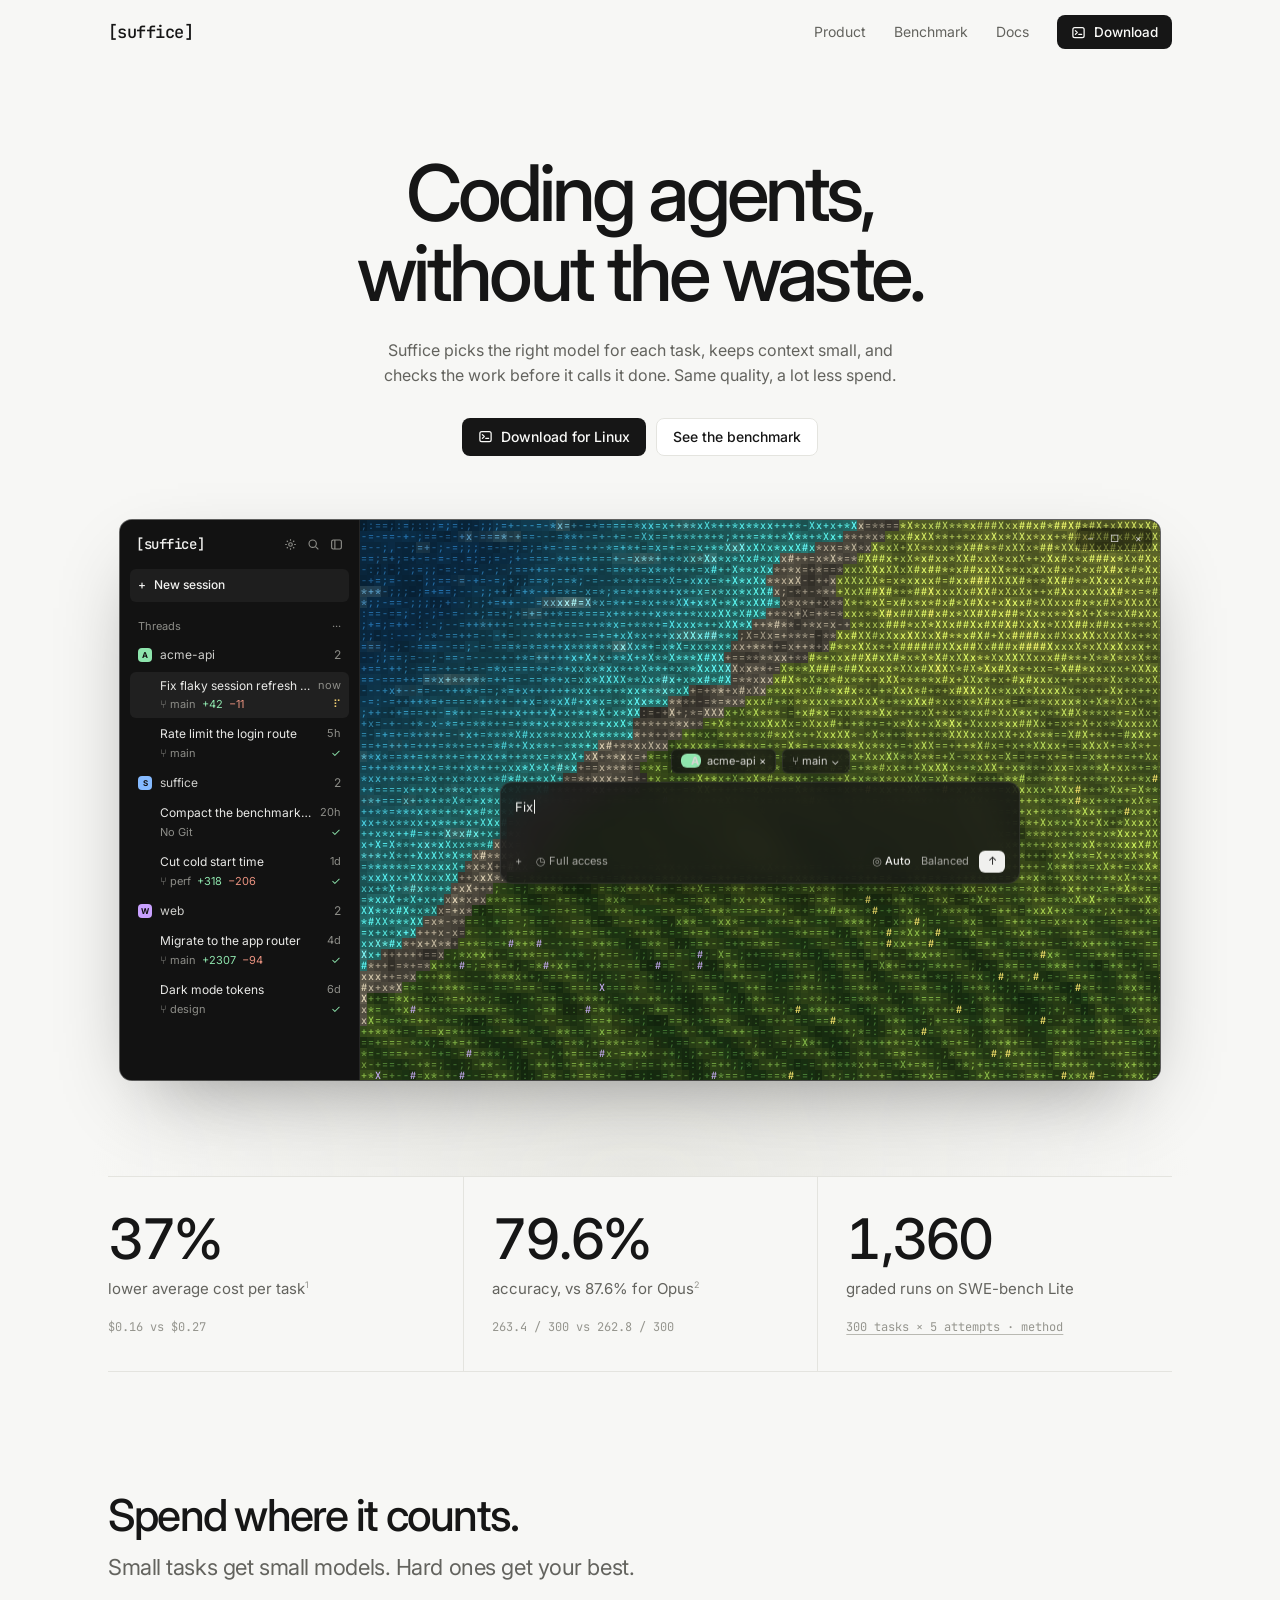
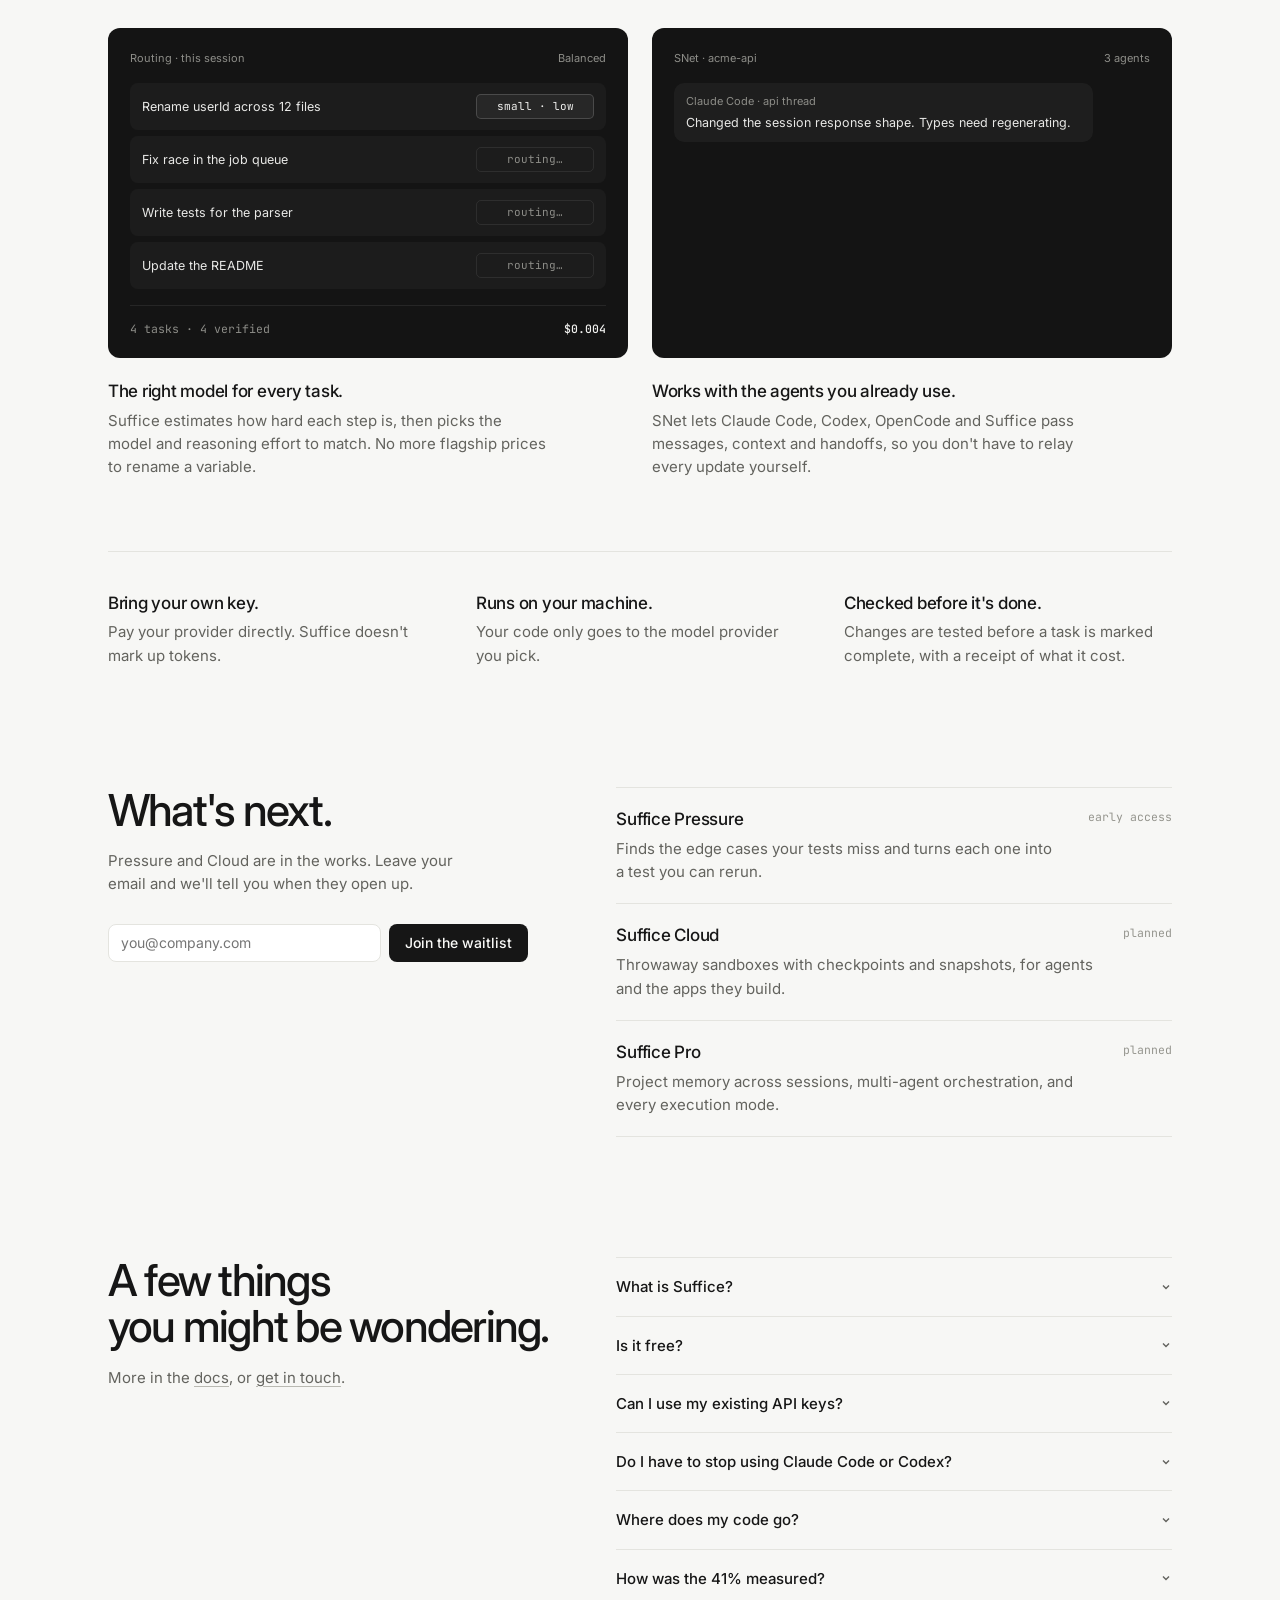
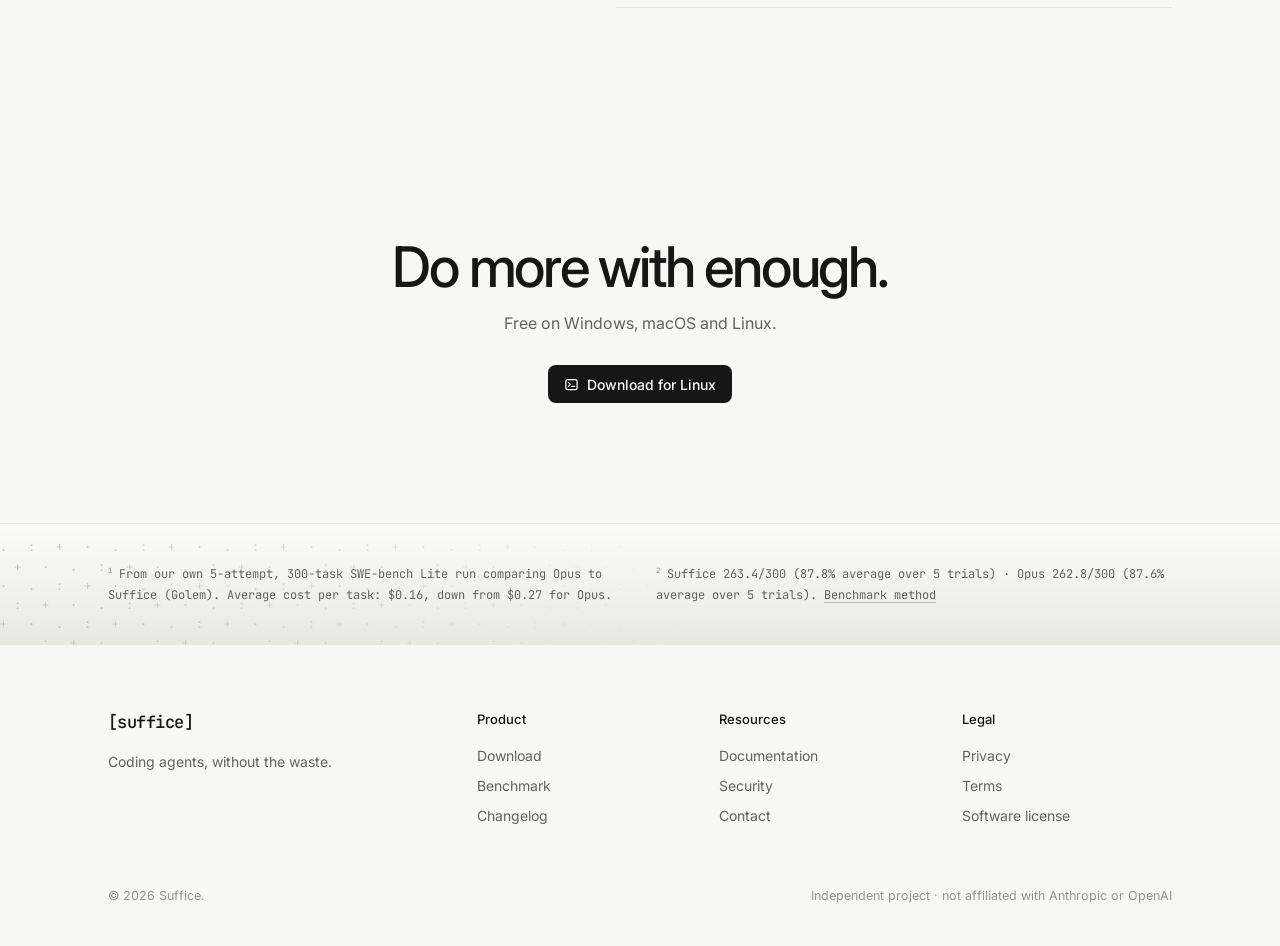
<file: index.html>
<!doctype html>
<html lang="en">
<head>
  <meta charset="utf-8">
  <meta name="viewport" content="width=device-width, initial-scale=1">
  <title>Suffice | Coding agents, without the waste</title>
  <meta name="description" content="Suffice picks the right model for each task, keeps context small, and checks the work before it calls it done. Same quality, a lot less spend.">
  <meta property="og:title" content="Suffice | Coding agents, without the waste">
  <meta property="og:description" content="41% lower cost per task at the same accuracy on SWE-bench Lite.">
  <meta name="theme-color" content="#f7f7f5">
  <link rel="icon" href="assets/logo.svg" type="image/svg+xml">
  <link rel="preconnect" href="https://fonts.googleapis.com">
  <link rel="preconnect" href="https://fonts.gstatic.com" crossorigin>
  <link href="https://fonts.googleapis.com/css2?family=Inter:wght@400;500;600&family=JetBrains+Mono:wght@400;500;600&display=swap" rel="stylesheet">
  <link rel="stylesheet" href="assets/styles.css">
  <script>document.documentElement.classList.add('js')</script>
</head>
<body>

<header class="nav" id="nav">
  <div class="container nav-inner">
    <a href="index.html" class="wordmark" aria-label="Suffice home">[suffice]</a>
    <nav class="nav-right">
      <a href="#product" class="hide-sm">Product</a>
      <a href="#benchmark" class="hide-sm">Benchmark</a>
      <a href="#" data-link="docs">Docs</a>
      <a href="download.html" class="btn btn-dark btn-sm" data-download data-short><span data-os-icon></span><span data-download-label>Download</span></a>
    </nav>
  </div>
</header>

<main>
  <section class="hero">
    <div class="container">
      <h1 class="fade-up">Coding agents,<br>without the waste.</h1>
      <p class="lede fade-up" style="--i:1">Suffice picks the right model for each task, keeps context small, and checks the work before it calls it done. Same quality, a lot less spend.</p>
      <div class="actions fade-up" style="--i:2">
        <a href="download.html" class="btn btn-dark" data-download><span data-os-icon></span><span data-download-label>Download Suffice</span></a>
        <a href="#benchmark" class="btn btn-light">See the benchmark</a>
      </div>
    </div>

    <div class="container hero-shot fade-up" style="--i:3">
      <div class="app" role="img" aria-label="The Suffice desktop app: a thread list on the left and a prompt box over a mosaic background">
        <div class="app-grid">
          <aside class="side">
            <div class="side-top">
              <span class="wordmark">[suffice]</span>
              <span class="side-icons">
                <svg viewBox="0 0 16 16" fill="none" stroke="currentColor" stroke-width="1.4"><circle cx="8" cy="8" r="2.2"/><path d="M8 1.5v2M8 12.5v2M1.5 8h2M12.5 8h2M3.4 3.4l1.4 1.4M11.2 11.2l1.4 1.4M3.4 12.6l1.4-1.4M11.2 4.8l1.4-1.4"/></svg>
                <svg viewBox="0 0 16 16" fill="none" stroke="currentColor" stroke-width="1.4"><circle cx="7" cy="7" r="4.5"/><path d="M10.5 10.5L14 14"/></svg>
                <svg viewBox="0 0 16 16" fill="none" stroke="currentColor" stroke-width="1.4"><rect x="2" y="2.5" width="12" height="11" rx="2"/><path d="M6 2.5v11"/></svg>
              </span>
            </div>
            <div class="new-session"><span>+</span>New session</div>
            <div class="side-label"><span>Threads</span><span>···</span></div>

            <div class="group"><span class="chip-ico" style="background:#8ee5ad">A</span>acme-api<span class="count">2</span></div>
            <div class="thread active">
              <div class="thread-title"><span>Fix flaky session refresh test</span><time>now</time></div>
              <div class="thread-meta"><span>⑂ main</span><span class="add">+42</span><span class="del">−11</span><span class="spin" id="threadSpin">⠋</span></div>
            </div>
            <div class="thread">
              <div class="thread-title"><span>Rate limit the login route</span><time>5h</time></div>
              <div class="thread-meta"><span>⑂ main</span><span class="ok">✓</span></div>
            </div>

            <div class="group"><span class="chip-ico" style="background:#85baff">S</span>suffice<span class="count">2</span></div>
            <div class="thread">
              <div class="thread-title"><span>Compact the benchmark report</span><time>20h</time></div>
              <div class="thread-meta"><span>No Git</span><span class="ok">✓</span></div>
            </div>
            <div class="thread">
              <div class="thread-title"><span>Cut cold start time</span><time>1d</time></div>
              <div class="thread-meta"><span>⑂ perf</span><span class="add">+318</span><span class="del">−206</span><span class="ok">✓</span></div>
            </div>

            <div class="group"><span class="chip-ico" style="background:#c9a1ff">W</span>web<span class="count">2</span></div>
            <div class="thread">
              <div class="thread-title"><span>Migrate to the app router</span><time>4d</time></div>
              <div class="thread-meta"><span>⑂ main</span><span class="add">+2307</span><span class="del">−94</span><span class="ok">✓</span></div>
            </div>
            <div class="thread">
              <div class="thread-title"><span>Dark mode tokens</span><time>6d</time></div>
              <div class="thread-meta"><span>⑂ design</span><span class="ok">✓</span></div>
            </div>
          </aside>

          <div class="stage">
            <canvas class="mosaic" id="mosaic" aria-hidden="true"></canvas>
            <div class="win-ctl" aria-hidden="true"><i>–</i><i>□</i><i>×</i></div>
            <div class="composer-wrap">
              <div class="ctx"><span><span class="chip-ico" style="background:#8ee5ad">A</span>acme-api ×</span><span>⑂ main ⌄</span></div>
              <div class="composer">
                <div class="prompt placeholder" id="prompt">Ask Suffice to build features, fix bugs, or work on your code</div>
                <div class="composer-bar">
                  <span>+</span>
                  <span class="hide-sm">◷ Full access</span>
                  <span class="right"><span>◎ <b>Auto</b></span><span class="hide-sm">Balanced</span><span class="send" id="send">↑</span></span>
                </div>
              </div>
            </div>
          </div>
        </div>
      </div>
    </div>
  </section>

  <section id="benchmark">
    <div class="container">
      <div class="proof" data-reveal>
        <div>
          <div class="big"><span data-count="41">0</span>%</div>
          <p>lower average cost per task<sup>1</sup></p>
          <p class="method">$0.16 vs $0.27</p>
        </div>
        <div>
          <div class="big"><span data-count="87.8" data-decimals="1">0</span>%</div>
          <p>accuracy, vs 87.6% for Opus<sup>2</sup></p>
          <p class="method">263.4 / 300 vs 262.8 / 300</p>
        </div>
        <div>
          <div class="big"><span data-count="1500">0</span></div>
          <p>graded runs on SWE-bench Lite</p>
          <p class="method"><a class="u" href="https://suffice.work/method">300 tasks × 5 attempts · method</a></p>
        </div>
      </div>
    </div>
  </section>

  <section class="section" id="product">
    <div class="container">
      <div class="head" data-reveal>
        <h2>Spend where it counts.</h2>
        <p class="sub">Small tasks get small models. Hard ones get your best.</p>
      </div>
      <div class="grid-2">
        <article class="feature" data-reveal>
          <div class="shot" id="routeShot">
            <div class="shot-label"><span>Routing · this session</span><span>Balanced</span></div>
            <div class="route-row"><span>Rename userId across 12 files</span><span class="model" data-model="small · low">routing…</span></div>
            <div class="route-row"><span>Fix race in the job queue</span><span class="model" data-model="large · high">routing…</span></div>
            <div class="route-row"><span>Write tests for the parser</span><span class="model" data-model="mid · medium">routing…</span></div>
            <div class="route-row"><span>Update the README</span><span class="model" data-model="small · low">routing…</span></div>
            <div class="route-total"><span>4 tasks · 4 verified</span><b id="routeCost">$0.000</b></div>
          </div>
          <h3>The right model for every task.</h3>
          <p>Suffice estimates how hard each step is, then picks the model and reasoning effort to match. No more flagship prices to rename a variable.</p>
        </article>
        <article class="feature" data-reveal style="--d:100ms">
          <div class="shot" id="snetShot">
            <div class="shot-label"><span>SNet · acme-api</span><span>3 agents</span></div>
            <div class="msgs">
              <div class="msg"><div class="msg-from">Claude Code · api thread</div>Changed the session response shape. Types need regenerating.</div>
              <div class="msg right"><div class="msg-from">Suffice</div>Types regenerated. Handing the test run to Codex.</div>
              <div class="msg"><div class="msg-from">Codex · tests thread</div>42 of 42 passing. Ready for review.</div>
            </div>
          </div>
          <h3>Works with the agents you already use.</h3>
          <p>SNet lets Claude Code, Codex, OpenCode and Suffice pass messages, context and handoffs, so you don't have to relay every update yourself.</p>
        </article>
      </div>

      <div class="trio" data-reveal>
        <div><h3>Bring your own key.</h3><p>Pay your provider directly. Suffice doesn't mark up tokens.</p></div>
        <div><h3>Runs on your machine.</h3><p>Your code only goes to the model provider you pick.</p></div>
        <div><h3>Checked before it's done.</h3><p>Changes are tested before a task is marked complete, with a receipt of what it cost.</p></div>
      </div>
    </div>
  </section>

  <section class="section" style="padding-top:0">
    <div class="container split">
      <div data-reveal>
        <h2>What's next.</h2>
        <p class="note">Pressure and Cloud are in the works. Leave your email and we'll tell you when they open up.</p>
        <form class="waitlist" novalidate>
          <input type="email" name="email" placeholder="you@company.com" aria-label="Email address" required>
          <button class="btn btn-dark" type="submit">Join the waitlist</button>
        </form>
        <p class="waitlist-msg" aria-live="polite"></p>
      </div>
      <div class="rows" data-reveal style="--d:100ms">
        <div class="row"><h3>Suffice Pressure</h3><span class="tag">early access</span><p>Finds the edge cases your tests miss and turns each one into a test you can rerun.</p></div>
        <div class="row"><h3>Suffice Cloud</h3><span class="tag">planned</span><p>Throwaway sandboxes with checkpoints and snapshots, for agents and the apps they build.</p></div>
        <div class="row"><h3>Suffice Pro</h3><span class="tag">planned</span><p>Project memory across sessions, multi-agent orchestration, and every execution mode.</p></div>
      </div>
    </div>
  </section>

  <section class="section" style="padding-top:0">
    <div class="container split">
      <div data-reveal>
        <h2>A few things<br>you might be wondering.</h2>
        <p class="note">More in the <a class="u" href="#" data-link="docs">docs</a>, or <a class="u" href="#" data-email>get in touch</a>.</p>
      </div>
      <div class="faq" data-reveal style="--d:100ms">
        <details>
          <summary>What is Suffice?<svg class="chev" viewBox="0 0 12 12" fill="none" stroke="currentColor" stroke-width="1.4"><path d="M3 4.5l3 3 3-3"/></svg></summary>
          <p>A desktop coding agent. You describe a feature, bug or refactor, and Suffice plans it, writes the code, runs it and tests it, choosing models along the way so you don't overpay.</p>
        </details>
        <details>
          <summary>Is it free?<svg class="chev" viewBox="0 0 12 12" fill="none" stroke="currentColor" stroke-width="1.4"><path d="M3 4.5l3 3 3-3"/></svg></summary>
          <p>Yes. The app is free with your own API key. Paid features will come later, and we'll announce pricing before anything changes.</p>
        </details>
        <details>
          <summary>Can I use my existing API keys?<svg class="chev" viewBox="0 0 12 12" fill="none" stroke="currentColor" stroke-width="1.4"><path d="M3 4.5l3 3 3-3"/></svg></summary>
          <p>Yes. Add a key from your provider and you're billed by them at their normal rates. Whatever Suffice saves shows up on your own bill.</p>
        </details>
        <details>
          <summary>Do I have to stop using Claude Code or Codex?<svg class="chev" viewBox="0 0 12 12" fill="none" stroke="currentColor" stroke-width="1.4"><path d="M3 4.5l3 3 3-3"/></svg></summary>
          <p>No. SNet, in beta, connects them to Suffice and to each other so they can share context and hand off work.</p>
        </details>
        <details>
          <summary>Where does my code go?<svg class="chev" viewBox="0 0 12 12" fill="none" stroke="currentColor" stroke-width="1.4"><path d="M3 4.5l3 3 3-3"/></svg></summary>
          <p>The agent runs on your computer. Code is only sent to the model provider you configure, under your key.</p>
        </details>
        <details>
          <summary>How was the 41% measured?<svg class="chev" viewBox="0 0 12 12" fill="none" stroke="currentColor" stroke-width="1.4"><path d="M3 4.5l3 3 3-3"/></svg></summary>
          <p>On our own run of SWE-bench Lite: 300 tasks, 5 attempts each, comparing Opus to Suffice (Golem). Average cost per task went from $0.27 to $0.16 with accuracy level. The full <a class="u" href="https://suffice.work/method">method</a> is public.</p>
        </details>
      </div>
    </div>
  </section>

  <section class="cta">
    <div class="container" data-reveal>
      <h2>Do more with enough.</h2>
      <p>Free on Windows, macOS and Linux.</p>
      <div class="actions">
        <a href="download.html" class="btn btn-dark" data-download><span data-os-icon></span><span data-download-label>Download Suffice</span></a>
      </div>
    </div>
  </section>
</main>

<div class="footnotes">
  <pre class="ascii" aria-hidden="true" data-ascii></pre>
  <div class="container">
    <p><sup>1</sup> From our own 5-attempt, 300-task SWE-bench Lite run comparing Opus to Suffice (Golem). Average cost per task: $0.16, down from $0.27 for Opus.</p>
    <p><sup>2</sup> Suffice 263.4/300 (87.8% average over 5 trials) · Opus 262.8/300 (87.6% average over 5 trials). <a class="u" href="https://suffice.work/method">Benchmark method</a></p>
  </div>
</div>

<footer class="footer">
  <div class="container">
    <div class="footer-grid">
      <div>
        <a href="index.html" class="wordmark">[suffice]</a>
        <p>Coding agents, without the waste.</p>
      </div>
      <div class="footer-col">
        <h4>Product</h4>
        <a href="download.html">Download</a>
        <a href="#benchmark">Benchmark</a>
        <a href="download.html#changelog">Changelog</a>
      </div>
      <div class="footer-col">
        <h4>Resources</h4>
        <a href="#" data-link="docs">Documentation</a>
        <a href="#" data-link="security">Security</a>
        <a href="#" data-email>Contact</a>
      </div>
      <div class="footer-col">
        <h4>Legal</h4>
        <a href="#" data-link="privacy">Privacy</a>
        <a href="#" data-link="terms">Terms</a>
        <a href="#" data-link="eula">Software license</a>
      </div>
    </div>
    <div class="footer-bottom">
      <span>© <span data-year>2026</span> Suffice.</span>
      <span>Independent project · not affiliated with Anthropic or OpenAI</span>
    </div>
  </div>
</footer>

<script src="assets/main.js"></script>
</body>
</html>
</file>
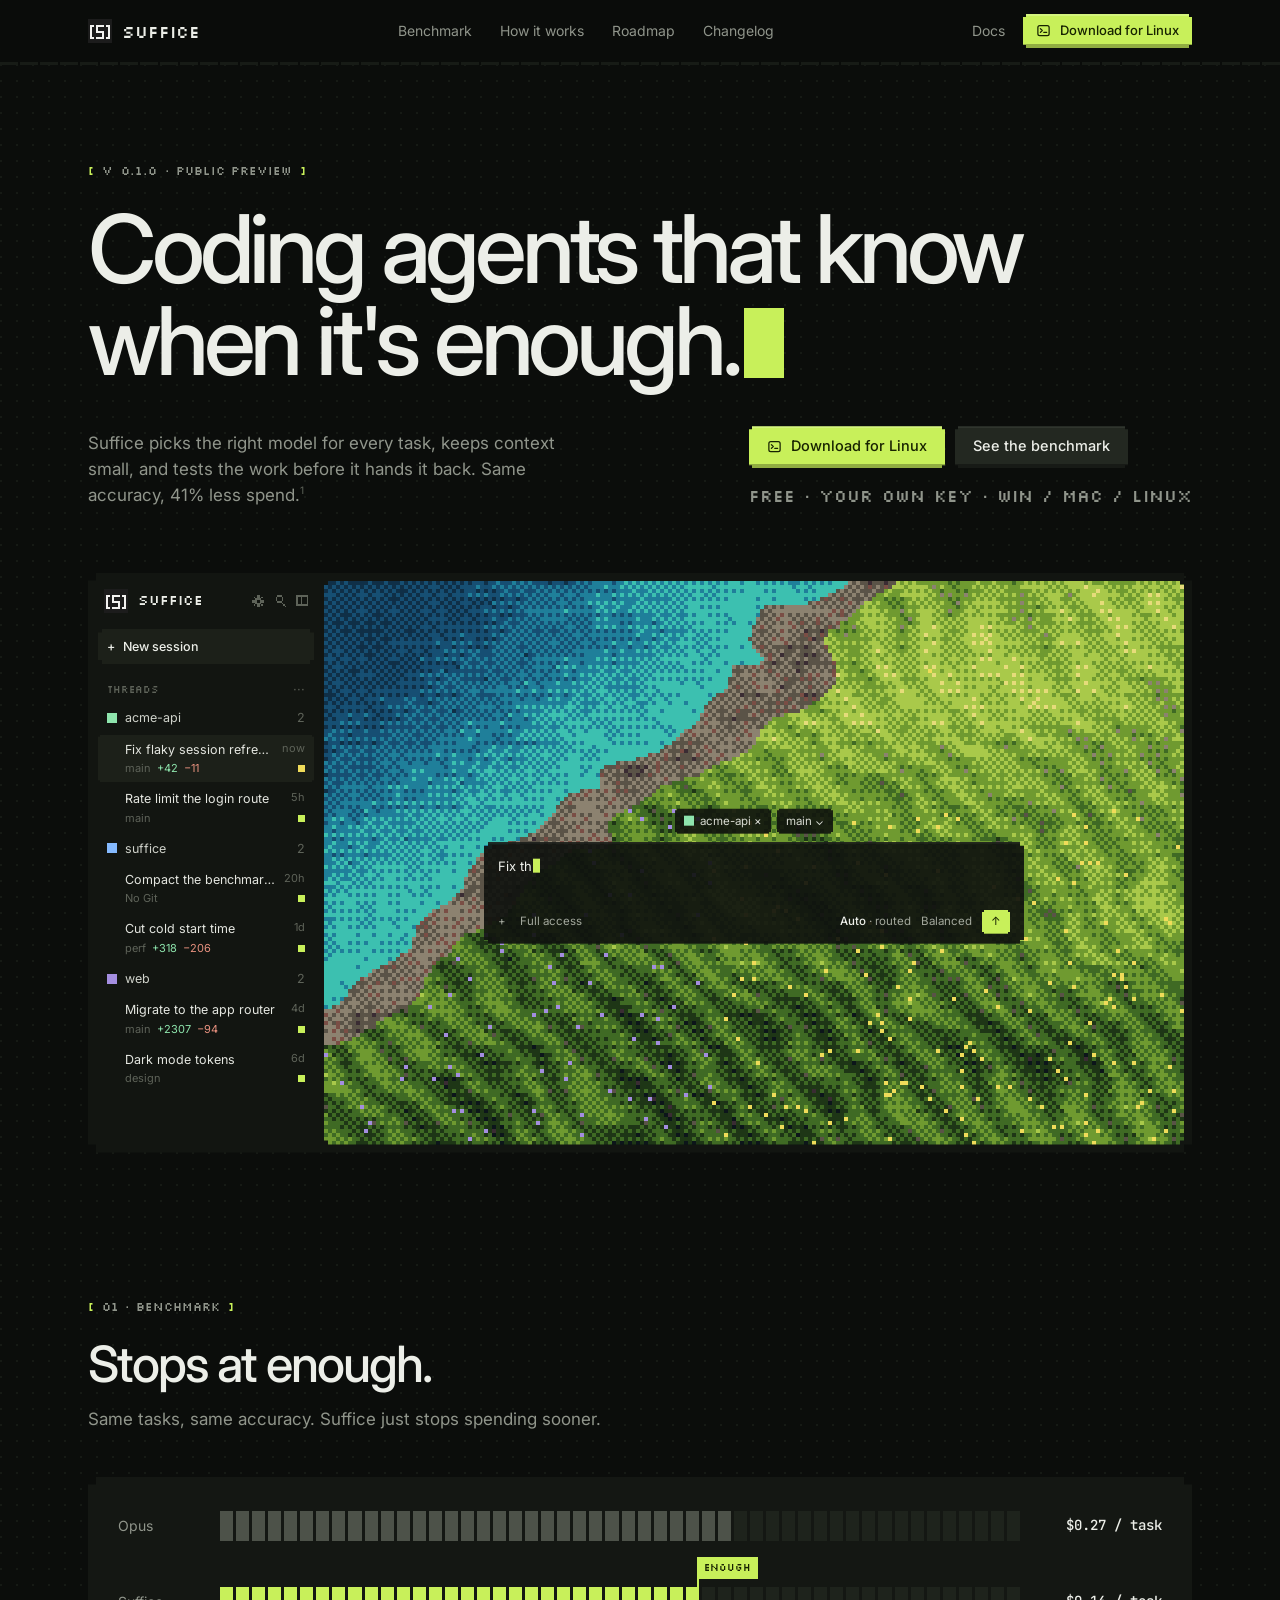
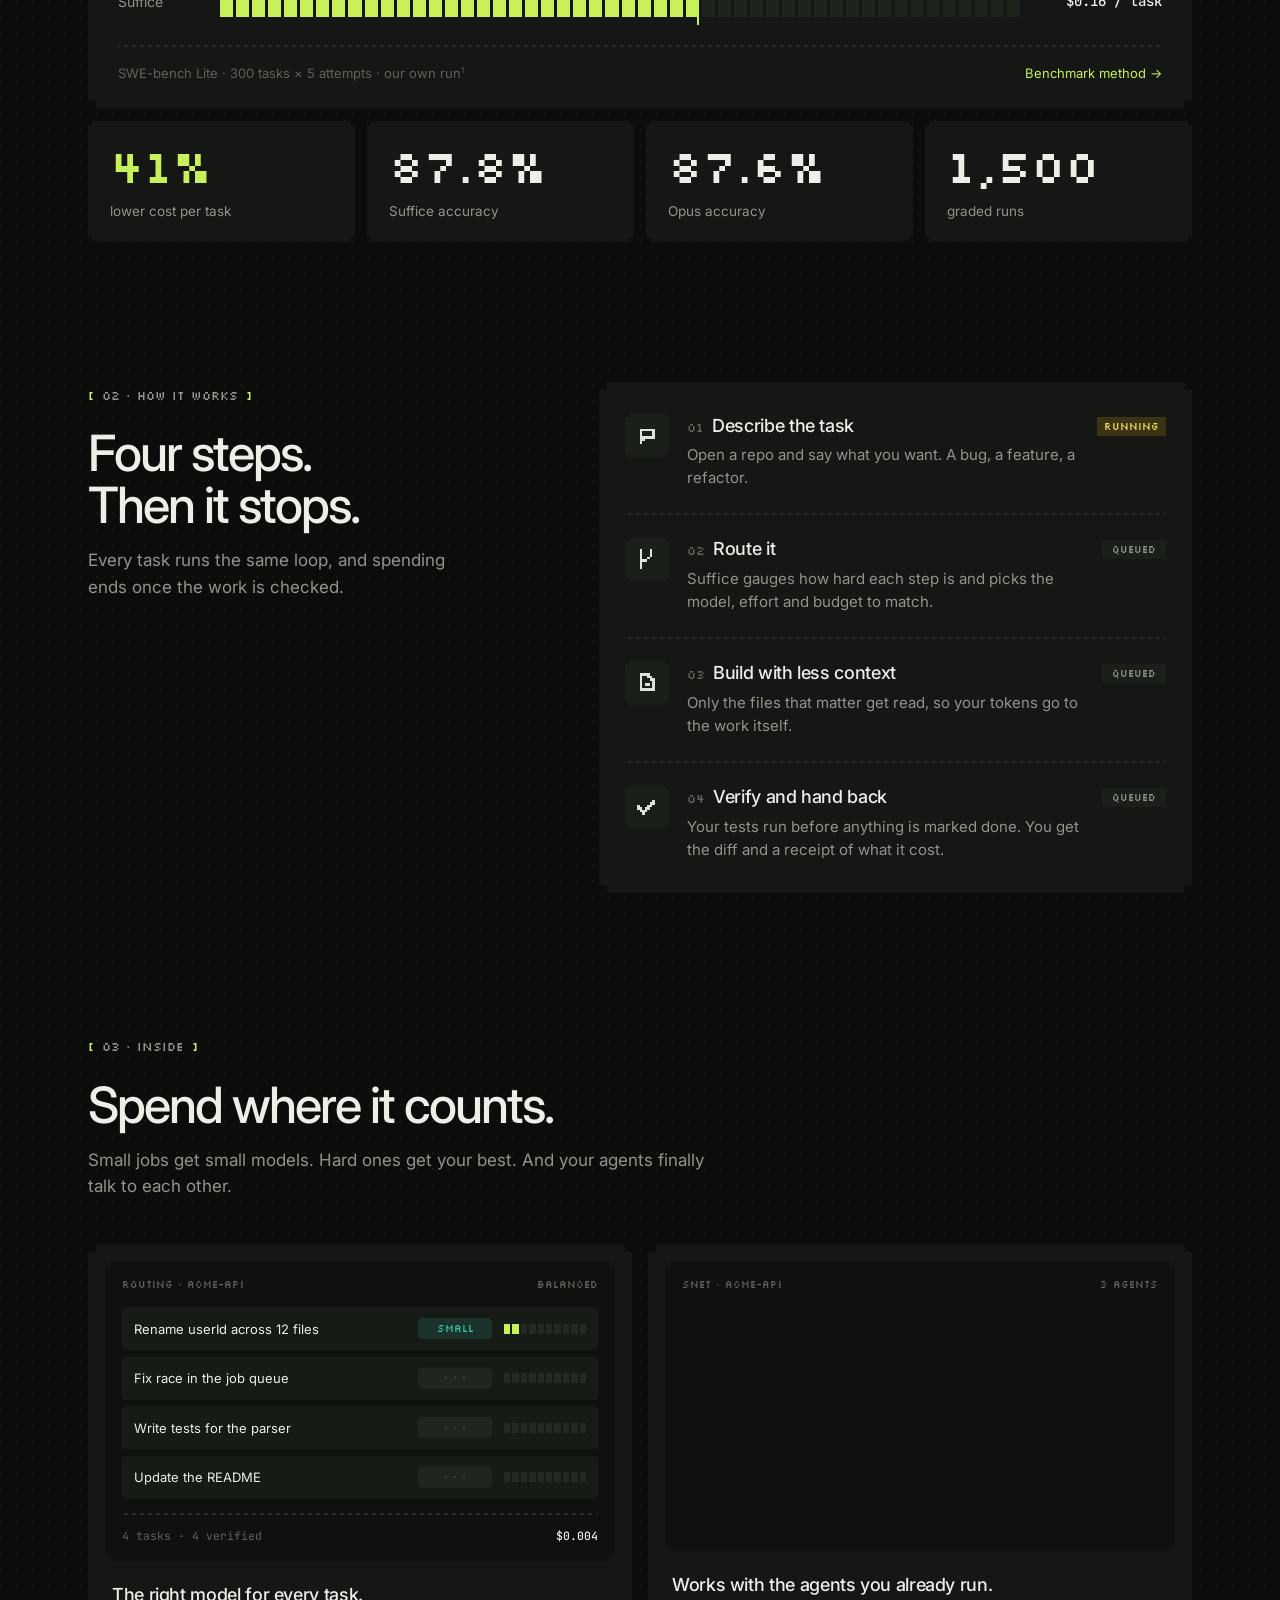
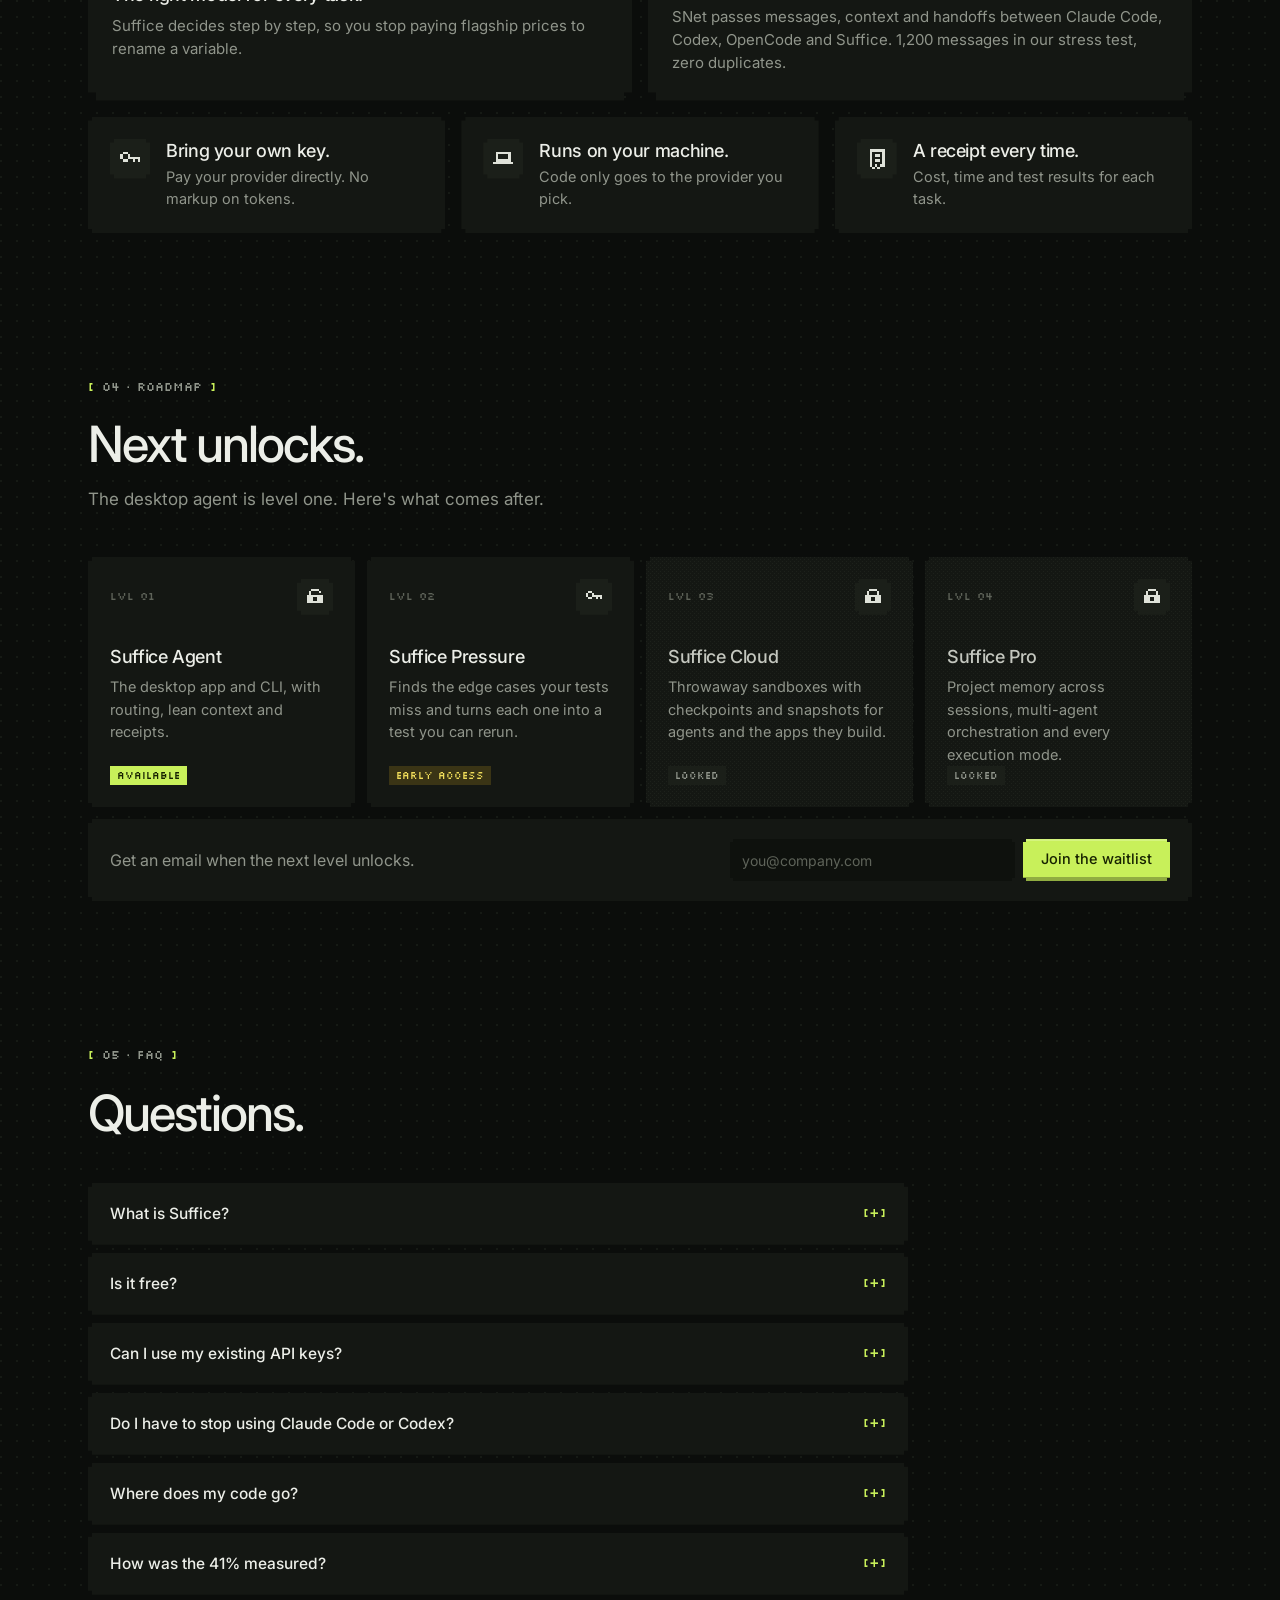
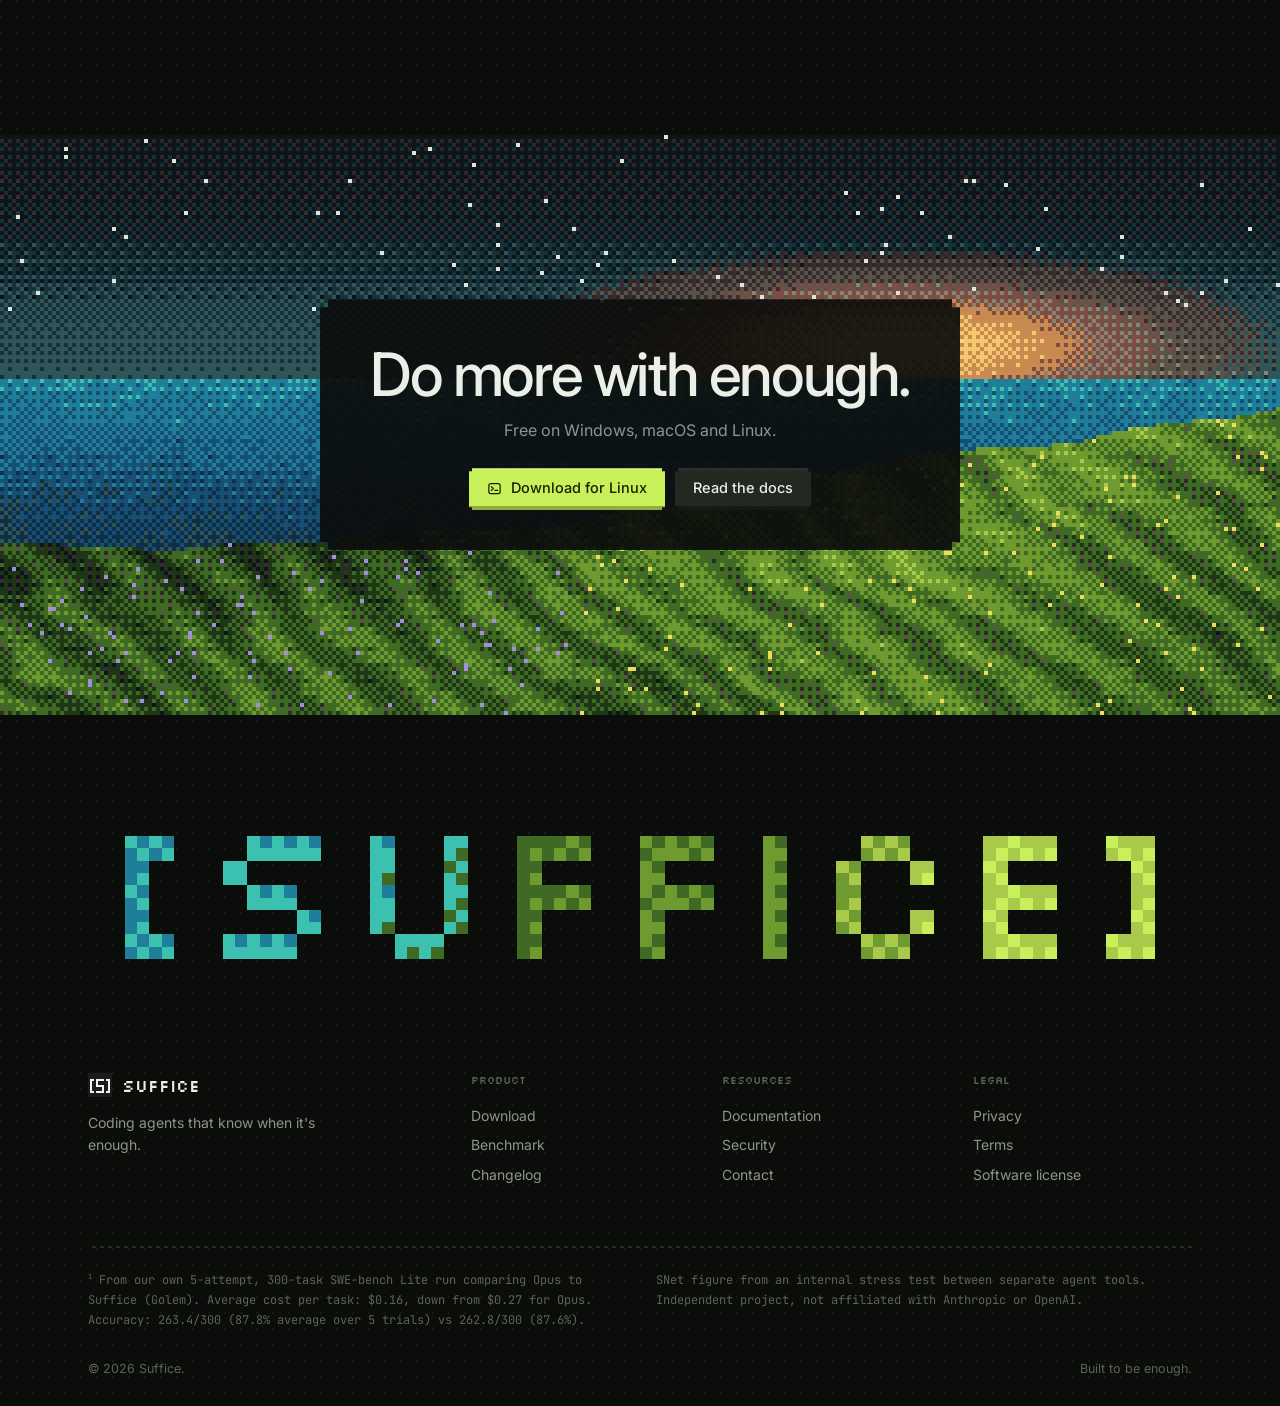
<file: v2/index.html>
<!doctype html>
<html lang="en">
<head>
  <meta charset="utf-8">
  <meta name="viewport" content="width=device-width, initial-scale=1">
  <title>Suffice | Coding agents that know when it's enough</title>
  <meta name="description" content="Suffice picks the right model for every task, keeps context small, and tests the work before it hands it back. Same accuracy, 41% less spend.">
  <meta property="og:title" content="Suffice | Coding agents that know when it's enough">
  <meta property="og:description" content="41% lower cost per task at the same accuracy on SWE-bench Lite.">
  <meta name="theme-color" content="#0b0d0b">
  <link rel="icon" href="logo.svg" type="image/svg+xml">
  <link rel="preconnect" href="https://fonts.googleapis.com">
  <link rel="preconnect" href="https://fonts.gstatic.com" crossorigin>
  <link href="https://fonts.googleapis.com/css2?family=Inter:wght@400;500;600&family=JetBrains+Mono:wght@400;500&family=Silkscreen&display=swap" rel="stylesheet">
  <link rel="stylesheet" href="styles.css">
  <script>document.documentElement.classList.add('js')</script>
</head>
<body>

<header class="nav">
  <div class="container nav-inner">
    <a href="index.html" class="brand"><img src="logo.svg" alt="">suffice</a>
    <nav class="nav-links">
      <a href="#benchmark">Benchmark</a>
      <a href="#how">How it works</a>
      <a href="#next">Roadmap</a>
      <a href="download.html#changelog">Changelog</a>
    </nav>
    <div class="nav-right">
      <a href="#" data-link="docs" class="hide-sm">Docs</a>
      <a href="download.html" class="btn btn-lime btn-sm px" data-download><span data-os-icon></span><span data-download-label>Download</span></a>
    </div>
  </div>
  <div class="progress" id="progress" aria-hidden="true"></div>
</header>

<main>
  <section class="hero">
    <div class="container">
      <span class="label pop">v<span data-version>0.1.0</span> · public preview</span>
      <h1 class="pop" style="--i:1">Coding agents that know<br>when it's <span class="nw">enough.<span class="pcaret" aria-hidden="true"></span></span></h1>
      <div class="hero-row pop" style="--i:2">
        <p>Suffice picks the right model for every task, keeps context small, and tests the work before it hands it back. Same accuracy, 41% less spend.<sup>1</sup></p>
        <div>
          <div class="actions">
            <a href="download.html" class="btn btn-lime px" data-download><span data-os-icon></span><span data-download-label>Download Suffice</span></a>
            <a href="#benchmark" class="btn btn-dark px">See the benchmark</a>
          </div>
          <p class="meta">Free · Your own key · Win / Mac / Linux</p>
        </div>
      </div>

      <div class="app px px-lg pop" style="--i:3" role="img" aria-label="The Suffice desktop app: a thread list beside a prompt box over a pixel-art landscape">
        <div class="app-grid">
          <aside class="side">
            <div class="side-top">
              <span class="brand"><img src="logo.svg" alt="">suffice</span>
              <span class="side-icons"><canvas data-icon="gear"></canvas><canvas data-icon="search"></canvas><canvas data-icon="panel"></canvas></span>
            </div>
            <div class="new-session px"><span>+</span>New session</div>
            <div class="side-label"><span>Threads</span><span>···</span></div>

            <div class="group"><i class="sq" style="background:#8ee5ad"></i>acme-api<span class="count">2</span></div>
            <div class="thread active px-sm px">
              <div class="thread-title"><span>Fix flaky session refresh test</span><time>now</time></div>
              <div class="thread-meta"><span>main</span><span class="add">+42</span><span class="del">−11</span><i class="run"></i></div>
            </div>
            <div class="thread">
              <div class="thread-title"><span>Rate limit the login route</span><time>5h</time></div>
              <div class="thread-meta"><span>main</span><i class="ok"></i></div>
            </div>

            <div class="group"><i class="sq" style="background:#85baff"></i>suffice<span class="count">2</span></div>
            <div class="thread">
              <div class="thread-title"><span>Compact the benchmark report</span><time>20h</time></div>
              <div class="thread-meta"><span>No Git</span><i class="ok"></i></div>
            </div>
            <div class="thread">
              <div class="thread-title"><span>Cut cold start time</span><time>1d</time></div>
              <div class="thread-meta"><span>perf</span><span class="add">+318</span><span class="del">−206</span><i class="ok"></i></div>
            </div>

            <div class="group"><i class="sq" style="background:#a48ee0"></i>web<span class="count">2</span></div>
            <div class="thread">
              <div class="thread-title"><span>Migrate to the app router</span><time>4d</time></div>
              <div class="thread-meta"><span>main</span><span class="add">+2307</span><span class="del">−94</span><i class="ok"></i></div>
            </div>
            <div class="thread">
              <div class="thread-title"><span>Dark mode tokens</span><time>6d</time></div>
              <div class="thread-meta"><span>design</span><i class="ok"></i></div>
            </div>
          </aside>

          <div class="stage px">
            <canvas id="heroScene" data-scene="coast" aria-hidden="true"></canvas>
            <div class="composer-wrap">
              <div class="ctx"><span class="px-sm px"><i class="sq" style="background:#8ee5ad"></i>acme-api ×</span><span class="px-sm px">main ⌄</span></div>
              <div class="composer px">
                <div class="prompt placeholder" id="prompt">Ask Suffice to build features, fix bugs, or work on your code</div>
                <div class="composer-bar">
                  <span>+</span>
                  <span class="hide-sm">Full access</span>
                  <span class="right"><span><b>Auto</b> · routed</span><span class="hide-sm">Balanced</span><span class="send px-sm px" id="send">↑</span></span>
                </div>
              </div>
            </div>
          </div>
        </div>
      </div>
    </div>
  </section>

  <section class="section" id="benchmark">
    <div class="container">
      <div class="head" data-reveal>
        <span class="label">01 · Benchmark</span>
        <h2>Stops at enough.</h2>
        <p>Same tasks, same accuracy. Suffice just stops spending sooner.</p>
      </div>
      <div class="meter px px-lg" id="meter" data-reveal>
        <div class="m-row">
          <span>Opus</span>
          <div class="segs them" data-fill="50"></div>
          <b>$0.27 / task</b>
        </div>
        <div class="m-row">
          <span>Suffice</span>
          <div class="segs us" data-fill="30"><span class="flag" style="--at:calc(60% - 1px)">ENOUGH</span></div>
          <b>$0.16 / task</b>
        </div>
        <div class="m-foot"><span>SWE-bench Lite · 300 tasks × 5 attempts · our own run<sup>1</sup></span><a href="https://suffice.work/method">Benchmark method →</a></div>
      </div>
      <div class="tiles" data-reveal>
        <div class="tile px"><b class="lime"><span data-count="41">0</span>%</b><span>lower cost per task</span></div>
        <div class="tile px"><b><span data-count="87.8" data-decimals="1">0</span>%</b><span>Suffice accuracy</span></div>
        <div class="tile px"><b><span data-count="87.6" data-decimals="1">0</span>%</b><span>Opus accuracy</span></div>
        <div class="tile px"><b><span data-count="1500">0</span></b><span>graded runs</span></div>
      </div>
    </div>
  </section>

  <section class="section" id="how">
    <div class="container split">
      <div class="sticky" data-reveal>
        <span class="label">02 · How it works</span>
        <h2>Four steps.<br>Then it stops.</h2>
        <p>Every task runs the same loop, and spending ends once the work is checked.</p>
      </div>
      <div class="quests px px-lg" id="quests" data-reveal>
        <div class="quest">
          <span class="qicon px"><canvas data-icon="chat"></canvas></span>
          <div><h3><span class="qn">01</span>Describe the task</h3><p>Open a repo and say what you want. A bug, a feature, a refactor.</p></div>
          <span class="tag">queued</span>
        </div>
        <div class="quest">
          <span class="qicon px"><canvas data-icon="fork"></canvas></span>
          <div><h3><span class="qn">02</span>Route it</h3><p>Suffice gauges how hard each step is and picks the model, effort and budget to match.</p></div>
          <span class="tag">queued</span>
        </div>
        <div class="quest">
          <span class="qicon px"><canvas data-icon="file"></canvas></span>
          <div><h3><span class="qn">03</span>Build with less context</h3><p>Only the files that matter get read, so your tokens go to the work itself.</p></div>
          <span class="tag">queued</span>
        </div>
        <div class="quest">
          <span class="qicon px"><canvas data-icon="check"></canvas></span>
          <div><h3><span class="qn">04</span>Verify and hand back</h3><p>Your tests run before anything is marked done. You get the diff and a receipt of what it cost.</p></div>
          <span class="tag">queued</span>
        </div>
      </div>
    </div>
  </section>

  <section class="section" id="inside">
    <div class="container">
      <div class="head" data-reveal>
        <span class="label">03 · Inside</span>
        <h2>Spend where it counts.</h2>
        <p>Small jobs get small models. Hard ones get your best. And your agents finally talk to each other.</p>
      </div>
      <div class="grid-2">
        <article class="card px px-lg" data-reveal>
          <div class="mock px" id="routeShot">
            <div class="mock-head"><span>Routing · acme-api</span><span>Balanced</span></div>
            <div class="route px-sm px"><span>Rename userId across 12 files</span><span class="tier px-sm px" data-tier="s">· · ·</span><span class="pips" data-effort="2"></span></div>
            <div class="route px-sm px"><span>Fix race in the job queue</span><span class="tier px-sm px" data-tier="l">· · ·</span><span class="pips" data-effort="8"></span></div>
            <div class="route px-sm px"><span>Write tests for the parser</span><span class="tier px-sm px" data-tier="m">· · ·</span><span class="pips" data-effort="5"></span></div>
            <div class="route px-sm px"><span>Update the README</span><span class="tier px-sm px" data-tier="s">· · ·</span><span class="pips" data-effort="1"></span></div>
            <div class="route-total"><span>4 tasks · 4 verified</span><b id="routeCost">$0.000</b></div>
          </div>
          <h3>The right model for every task.</h3>
          <p>Suffice decides step by step, so you stop paying flagship prices to rename a variable.</p>
        </article>
        <article class="card px px-lg" data-reveal style="--d:100ms">
          <div class="mock px" id="snetShot">
            <div class="mock-head"><span>SNet · acme-api</span><span>3 agents</span></div>
            <div class="msgs">
              <div class="msg"><canvas data-sprite="#d9a07a"></canvas><div class="bubble px-sm px"><small>Claude Code · api thread</small>Changed the session response shape. Types need regenerating.</div></div>
              <div class="msg me"><canvas data-sprite="#c8f05a"></canvas><div class="bubble px-sm px"><small>Suffice</small>Types regenerated. Handing the test run to Codex.</div></div>
              <div class="msg"><canvas data-sprite="#85baff"></canvas><div class="bubble px-sm px"><small>Codex · tests thread</small>42 of 42 passing. Ready for review.</div></div>
            </div>
          </div>
          <h3>Works with the agents you already run.</h3>
          <p>SNet passes messages, context and handoffs between Claude Code, Codex, OpenCode and Suffice. 1,200 messages in our stress test, zero duplicates.</p>
        </article>
      </div>
      <div class="trio">
        <div class="mini px" data-reveal><span class="qicon px"><canvas data-icon="key"></canvas></span><div><h3>Bring your own key.</h3><p>Pay your provider directly. No markup on tokens.</p></div></div>
        <div class="mini px" data-reveal style="--d:80ms"><span class="qicon px"><canvas data-icon="laptop"></canvas></span><div><h3>Runs on your machine.</h3><p>Code only goes to the provider you pick.</p></div></div>
        <div class="mini px" data-reveal style="--d:160ms"><span class="qicon px"><canvas data-icon="receipt"></canvas></span><div><h3>A receipt every time.</h3><p>Cost, time and test results for each task.</p></div></div>
      </div>
    </div>
  </section>

  <section class="section" id="next">
    <div class="container">
      <div class="head" data-reveal>
        <span class="label">04 · Roadmap</span>
        <h2>Next unlocks.</h2>
        <p>The desktop agent is level one. Here's what comes after.</p>
      </div>
      <div class="levels">
        <div class="level px" data-reveal>
          <div class="level-top"><span class="lv">LVL 01</span><span class="qicon px"><canvas data-icon="unlock"></canvas></span></div>
          <h3>Suffice Agent</h3><p>The desktop app and CLI, with routing, lean context and receipts.</p>
          <span class="tag on">available</span>
        </div>
        <div class="level px" data-reveal style="--d:80ms">
          <div class="level-top"><span class="lv">LVL 02</span><span class="qicon px"><canvas data-icon="key"></canvas></span></div>
          <h3>Suffice Pressure</h3><p>Finds the edge cases your tests miss and turns each one into a test you can rerun.</p>
          <span class="tag early">early access</span>
        </div>
        <div class="level px locked" data-reveal style="--d:160ms">
          <div class="level-top"><span class="lv">LVL 03</span><span class="qicon px"><canvas data-icon="lock"></canvas></span></div>
          <h3>Suffice Cloud</h3><p>Throwaway sandboxes with checkpoints and snapshots for agents and the apps they build.</p>
          <span class="tag">locked</span>
        </div>
        <div class="level px locked" data-reveal style="--d:240ms">
          <div class="level-top"><span class="lv">LVL 04</span><span class="qicon px"><canvas data-icon="lock"></canvas></span></div>
          <h3>Suffice Pro</h3><p>Project memory across sessions, multi-agent orchestration and every execution mode.</p>
          <span class="tag">locked</span>
        </div>
      </div>
      <div class="wait px" data-reveal>
        <p>Get an email when the next level unlocks.</p>
        <form class="waitlist" novalidate>
          <input class="px" type="email" name="email" placeholder="you@company.com" aria-label="Email address" required>
          <button class="btn btn-lime px" type="submit">Join the waitlist</button>
        </form>
        <p class="waitlist-msg" aria-live="polite"></p>
      </div>
    </div>
  </section>

  <section class="section" id="faq">
    <div class="container">
      <div class="head" data-reveal>
        <span class="label">05 · FAQ</span>
        <h2>Questions.</h2>
      </div>
      <div class="faq" data-reveal>
        <details class="px"><summary>What is Suffice?</summary><p>A desktop coding agent. You describe a feature, bug or refactor, and Suffice plans it, writes the code, runs it and tests it, choosing models along the way so you don't overpay.</p></details>
        <details class="px"><summary>Is it free?</summary><p>Yes. The app is free with your own API key. Paid features will come later, and we'll announce pricing before anything changes.</p></details>
        <details class="px"><summary>Can I use my existing API keys?</summary><p>Yes. Add a key from your provider and you're billed by them at their normal rates. Whatever Suffice saves shows up on your own bill.</p></details>
        <details class="px"><summary>Do I have to stop using Claude Code or Codex?</summary><p>No. SNet, in beta, connects them to Suffice and to each other so they can share context and hand off work.</p></details>
        <details class="px"><summary>Where does my code go?</summary><p>The agent runs on your computer. Code is only sent to the model provider you configure, under your key.</p></details>
        <details class="px"><summary>How was the 41% measured?</summary><p>On our own run of SWE-bench Lite: 300 tasks, 5 attempts each, comparing Opus to Suffice (Golem). Average cost per task went from $0.27 to $0.16 with accuracy level. The full <a class="u" href="https://suffice.work/method">method</a> is public.</p></details>
      </div>
    </div>
  </section>

  <section class="scene" aria-label="Download Suffice">
    <canvas id="ctaScene" data-scene="hill" aria-hidden="true"></canvas>
    <div class="scene-panel px px-lg" data-reveal>
      <h2>Do more with enough.</h2>
      <p>Free on Windows, macOS and Linux.</p>
      <div class="actions">
        <a href="download.html" class="btn btn-lime px" data-download><span data-os-icon></span><span data-download-label>Download Suffice</span></a>
        <a href="#" class="btn btn-dark px" data-link="docs">Read the docs</a>
      </div>
    </div>
  </section>
</main>

<footer class="footer">
  <div class="container">
    <canvas class="wordmark" id="wordmark" aria-hidden="true"></canvas>
    <div class="footer-grid">
      <div>
        <a href="index.html" class="brand"><img src="logo.svg" alt="">suffice</a>
        <p>Coding agents that know when it's enough.</p>
      </div>
      <div class="footer-col"><h4>Product</h4><a href="download.html">Download</a><a href="#benchmark">Benchmark</a><a href="download.html#changelog">Changelog</a></div>
      <div class="footer-col"><h4>Resources</h4><a href="#" data-link="docs">Documentation</a><a href="#" data-link="security">Security</a><a href="#" data-email>Contact</a></div>
      <div class="footer-col"><h4>Legal</h4><a href="#" data-link="privacy">Privacy</a><a href="#" data-link="terms">Terms</a><a href="#" data-link="eula">Software license</a></div>
    </div>
    <div class="notes">
      <p><sup>1</sup> From our own 5-attempt, 300-task SWE-bench Lite run comparing Opus to Suffice (Golem). Average cost per task: $0.16, down from $0.27 for Opus. Accuracy: 263.4/300 (87.8% average over 5 trials) vs 262.8/300 (87.6%).</p>
      <p>SNet figure from an internal stress test between separate agent tools. Independent project, not affiliated with Anthropic or OpenAI.</p>
    </div>
    <div class="footer-bottom"><span>© <span data-year>2026</span> Suffice.</span><span>Built to be enough.</span></div>
  </div>
</footer>

<script src="main.js"></script>
</body>
</html>
</file>
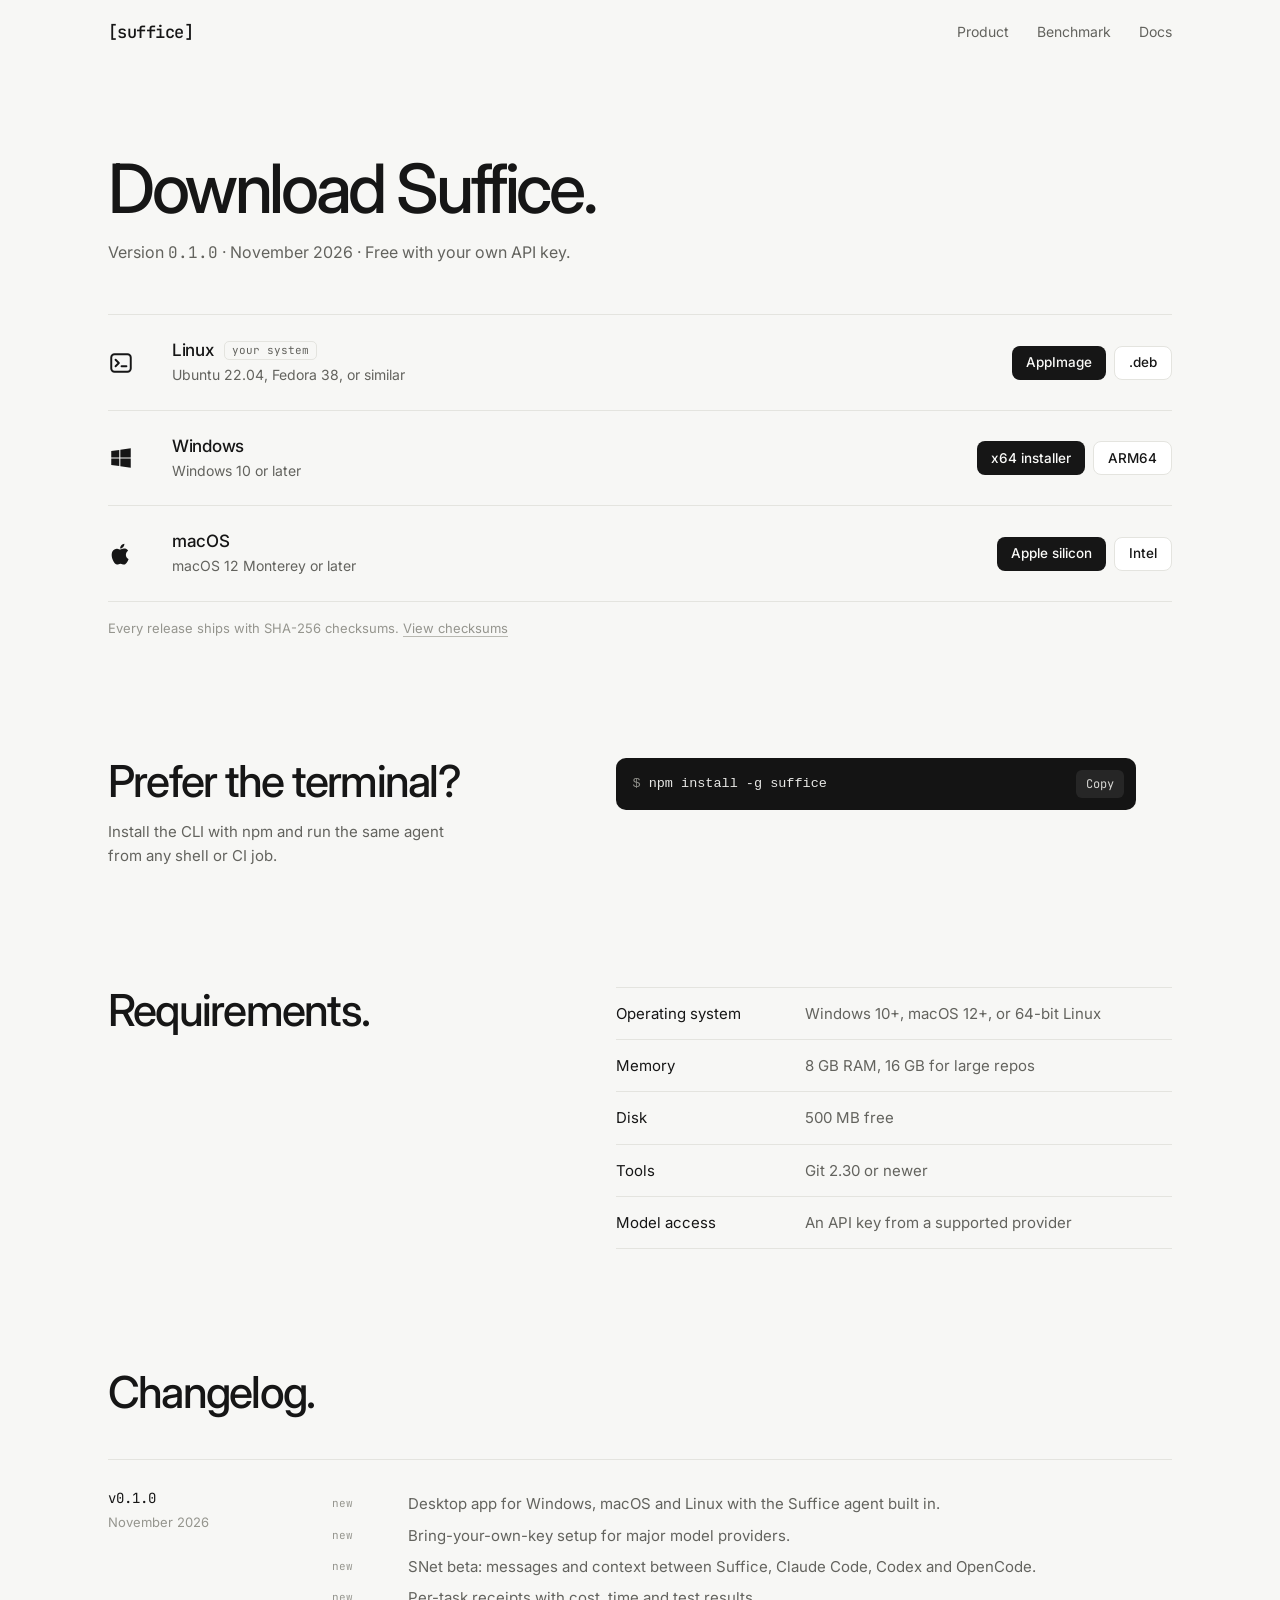
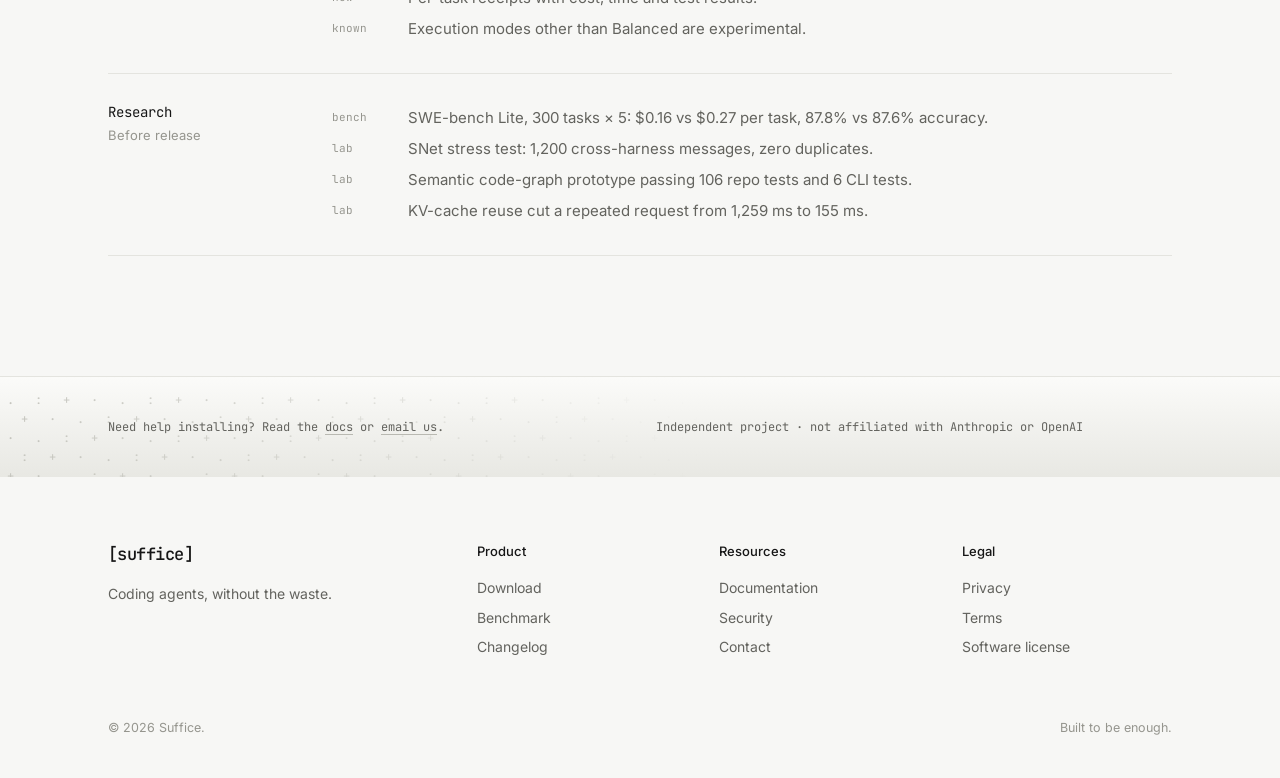
<file: download.html>
<!doctype html>
<html lang="en">
<head>
  <meta charset="utf-8">
  <meta name="viewport" content="width=device-width, initial-scale=1">
  <title>Download Suffice</title>
  <meta name="description" content="Download Suffice for Windows, macOS and Linux. Free with your own API key.">
  <meta name="theme-color" content="#f7f7f5">
  <link rel="icon" href="assets/logo.svg" type="image/svg+xml">
  <link rel="preconnect" href="https://fonts.googleapis.com">
  <link rel="preconnect" href="https://fonts.gstatic.com" crossorigin>
  <link href="https://fonts.googleapis.com/css2?family=Inter:wght@400;500;600&family=JetBrains+Mono:wght@400;500;600&display=swap" rel="stylesheet">
  <link rel="stylesheet" href="assets/styles.css">
  <script>document.documentElement.classList.add('js')</script>
</head>
<body>

<header class="nav" id="nav">
  <div class="container nav-inner">
    <a href="index.html" class="wordmark" aria-label="Suffice home">[suffice]</a>
    <nav class="nav-right">
      <a href="index.html#product" class="hide-sm">Product</a>
      <a href="index.html#benchmark" class="hide-sm">Benchmark</a>
      <a href="#" data-link="docs">Docs</a>
    </nav>
  </div>
</header>

<main>
  <section class="page-head">
    <div class="container">
      <h1 class="fade-up">Download Suffice.</h1>
      <p class="lede fade-up" style="--i:1">Version <span class="mono" data-version>0.1.0</span> · <span data-release-date>November 2026</span> · Free with your own API key.</p>
    </div>
  </section>

  <section>
    <div class="container">
      <div class="platforms" data-reveal>
        <div class="platform" data-os="win">
          <svg viewBox="0 0 24 24" fill="currentColor"><path d="M3 5.6l7.4-1v7H3zM11.4 4.4L21 3v8.6h-9.6zM3 12.4h7.4v7l-7.4-1zM11.4 12.4H21V21l-9.6-1.4z"/></svg>
          <div><h3>Windows <span class="you">your system</span></h3><p class="req">Windows 10 or later</p></div>
          <div class="files">
            <a class="btn btn-dark btn-sm" href="#" data-file="win-x64">x64 installer</a>
            <a class="btn btn-light btn-sm" href="#" data-file="win-arm">ARM64</a>
          </div>
        </div>
        <div class="platform" data-os="mac">
          <svg viewBox="0 0 24 24" fill="currentColor"><path d="M16.5 12.6c0-2.4 2-3.6 2.1-3.7-1.1-1.7-2.9-1.9-3.5-1.9-1.5-.2-2.9.9-3.7.9-.8 0-1.9-.9-3.2-.8-1.6 0-3.1 1-4 2.4-1.7 3-.4 7.4 1.2 9.8.8 1.2 1.8 2.5 3 2.4 1.2 0 1.7-.8 3.1-.8 1.5 0 1.9.8 3.2.8 1.3 0 2.2-1.2 3-2.4.9-1.4 1.3-2.7 1.3-2.8-.1 0-2.5-1-2.5-3.9zM14.1 5.5c.7-.8 1.1-1.9 1-3-1 0-2.1.7-2.8 1.5-.6.7-1.2 1.8-1 2.9 1.1.1 2.1-.6 2.8-1.4z"/></svg>
          <div><h3>macOS <span class="you">your system</span></h3><p class="req">macOS 12 Monterey or later</p></div>
          <div class="files">
            <a class="btn btn-dark btn-sm" href="#" data-file="mac-arm">Apple silicon</a>
            <a class="btn btn-light btn-sm" href="#" data-file="mac-intel">Intel</a>
          </div>
        </div>
        <div class="platform" data-os="linux">
          <svg viewBox="0 0 24 24" fill="none" stroke="currentColor" stroke-width="1.8" stroke-linecap="round" stroke-linejoin="round"><rect x="3" y="4" width="18" height="16" rx="3"/><path d="M7 9l3 3-3 3M12.5 15H17"/></svg>
          <div><h3>Linux <span class="you">your system</span></h3><p class="req">Ubuntu 22.04, Fedora 38, or similar</p></div>
          <div class="files">
            <a class="btn btn-dark btn-sm" href="#" data-file="linux-appimage">AppImage</a>
            <a class="btn btn-light btn-sm" href="#" data-file="linux-deb">.deb</a>
          </div>
        </div>
      </div>
      <p class="checks-note">Every release ships with SHA-256 checksums. <a class="u" href="#" data-link="checksums">View checksums</a></p>
    </div>
  </section>

  <section class="section">
    <div class="container split">
      <div data-reveal>
        <h2>Prefer the terminal?</h2>
        <p class="note">Install the CLI with npm and run the same agent from any shell or CI job.</p>
      </div>
      <div data-reveal style="--d:100ms">
        <div class="cli" style="margin-top:0"><code data-cmd="npm"></code><button class="copy" type="button">Copy</button></div>
      </div>
    </div>
  </section>

  <section class="section" style="padding-top:0">
    <div class="container split">
      <div data-reveal><h2>Requirements.</h2></div>
      <div data-reveal style="--d:100ms">
        <table class="table">
          <tbody>
            <tr><td>Operating system</td><td>Windows 10+, macOS 12+, or 64-bit Linux</td></tr>
            <tr><td>Memory</td><td>8 GB RAM, 16 GB for large repos</td></tr>
            <tr><td>Disk</td><td>500 MB free</td></tr>
            <tr><td>Tools</td><td>Git 2.30 or newer</td></tr>
            <tr><td>Model access</td><td>An API key from a supported provider</td></tr>
          </tbody>
        </table>
      </div>
    </div>
  </section>

  <section class="section" id="changelog" style="padding-top:0">
    <div class="container">
      <div class="head" data-reveal><h2>Changelog.</h2></div>
      <div data-reveal>
        <div class="release">
          <div><div class="release-v">v<span data-version>0.1.0</span></div><div class="release-d" data-release-date>November 2026</div></div>
          <ul>
            <li><span>new</span>Desktop app for Windows, macOS and Linux with the Suffice agent built in.</li>
            <li><span>new</span>Bring-your-own-key setup for major model providers.</li>
            <li><span>new</span>SNet beta: messages and context between Suffice, Claude Code, Codex and OpenCode.</li>
            <li><span>new</span>Per-task receipts with cost, time and test results.</li>
            <li><span>known</span>Execution modes other than Balanced are experimental.</li>
          </ul>
        </div>
        <div class="release">
          <div><div class="release-v">Research</div><div class="release-d">Before release</div></div>
          <ul>
            <li><span>bench</span>SWE-bench Lite, 300 tasks × 5: $0.16 vs $0.27 per task, 87.8% vs 87.6% accuracy.</li>
            <li><span>lab</span>SNet stress test: 1,200 cross-harness messages, zero duplicates.</li>
            <li><span>lab</span>Semantic code-graph prototype passing 106 repo tests and 6 CLI tests.</li>
            <li><span>lab</span>KV-cache reuse cut a repeated request from 1,259 ms to 155 ms.</li>
          </ul>
        </div>
      </div>
    </div>
  </section>
</main>

<div class="footnotes">
  <pre class="ascii" aria-hidden="true" data-ascii></pre>
  <div class="container">
    <p>Need help installing? Read the <a class="u" href="#" data-link="docs">docs</a> or <a class="u" href="#" data-email>email us</a>.</p>
    <p>Independent project · not affiliated with Anthropic or OpenAI</p>
  </div>
</div>

<footer class="footer">
  <div class="container">
    <div class="footer-grid">
      <div>
        <a href="index.html" class="wordmark">[suffice]</a>
        <p>Coding agents, without the waste.</p>
      </div>
      <div class="footer-col">
        <h4>Product</h4>
        <a href="download.html">Download</a>
        <a href="index.html#benchmark">Benchmark</a>
        <a href="#changelog">Changelog</a>
      </div>
      <div class="footer-col">
        <h4>Resources</h4>
        <a href="#" data-link="docs">Documentation</a>
        <a href="#" data-link="security">Security</a>
        <a href="#" data-email>Contact</a>
      </div>
      <div class="footer-col">
        <h4>Legal</h4>
        <a href="#" data-link="privacy">Privacy</a>
        <a href="#" data-link="terms">Terms</a>
        <a href="#" data-link="eula">Software license</a>
      </div>
    </div>
    <div class="footer-bottom">
      <span>© <span data-year>2026</span> Suffice.</span>
      <span>Built to be enough.</span>
    </div>
  </div>
</footer>

<script src="assets/main.js"></script>
</body>
</html>
</file>
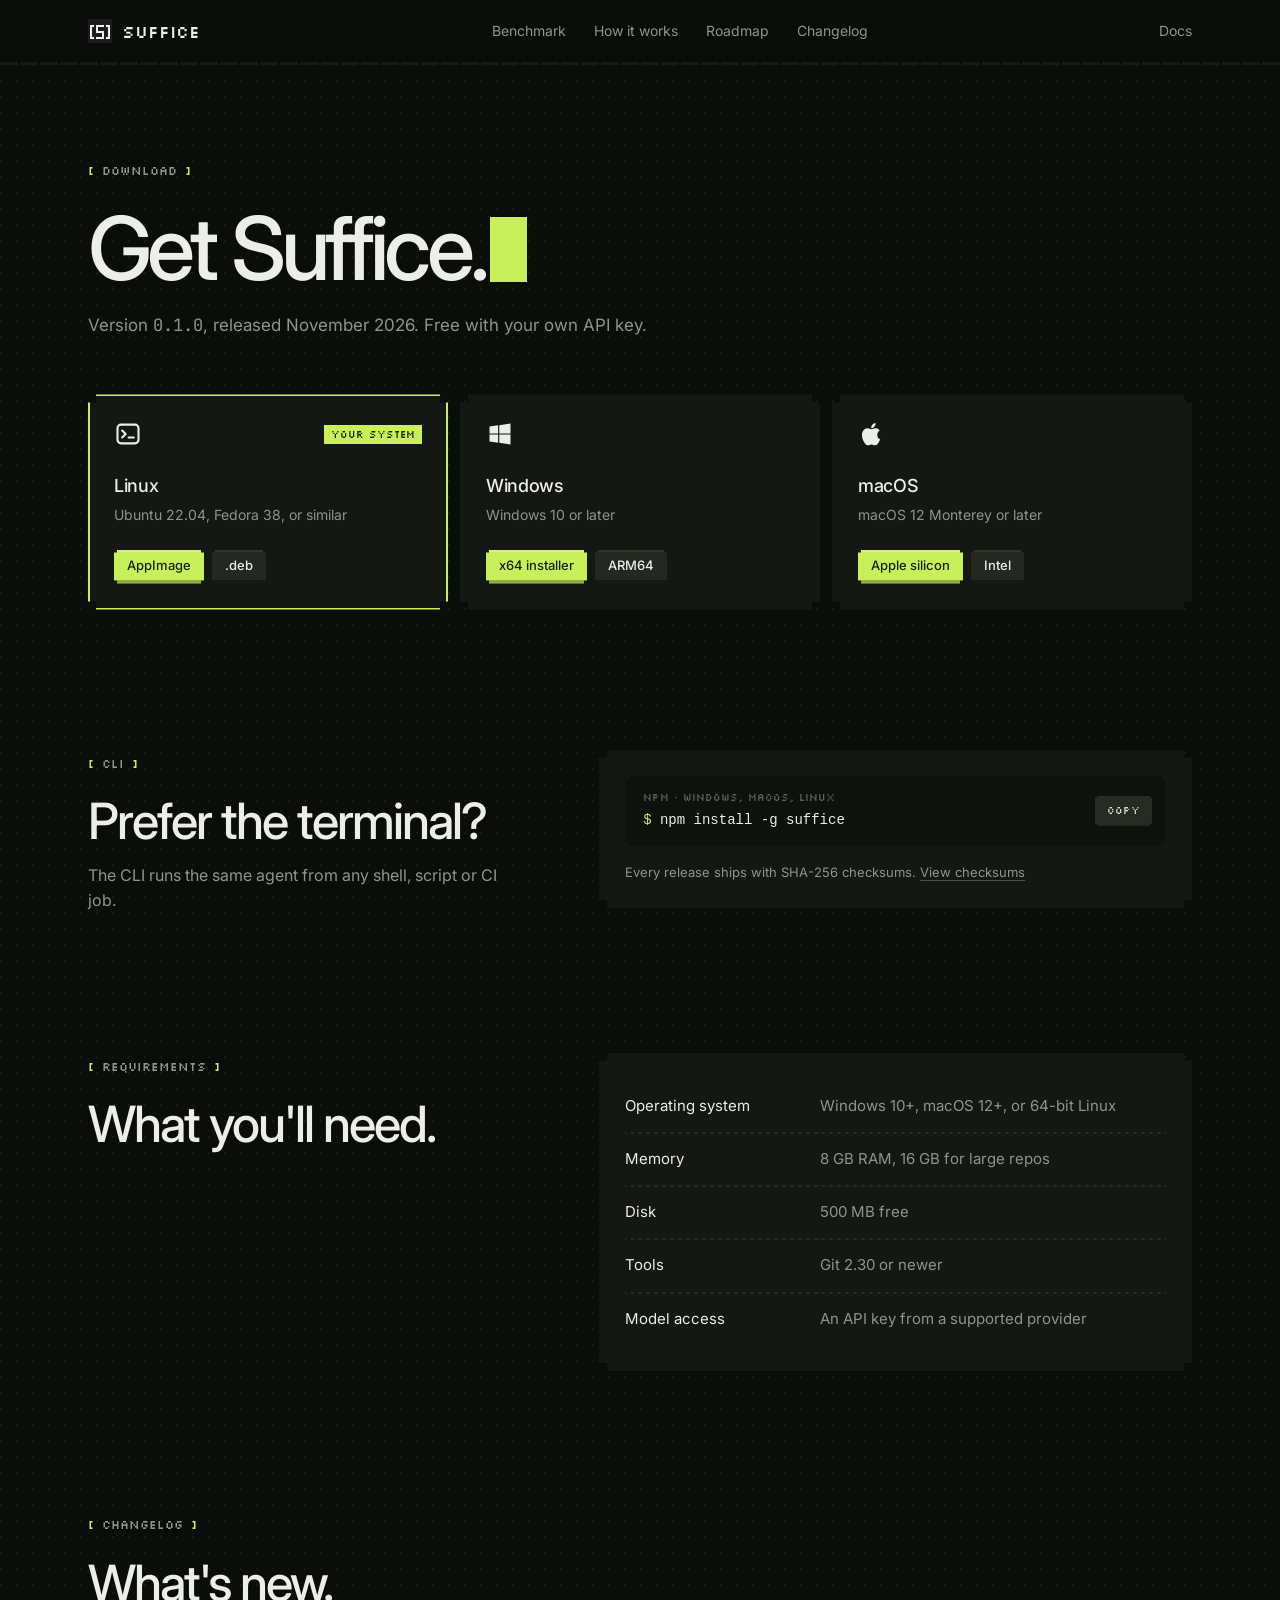
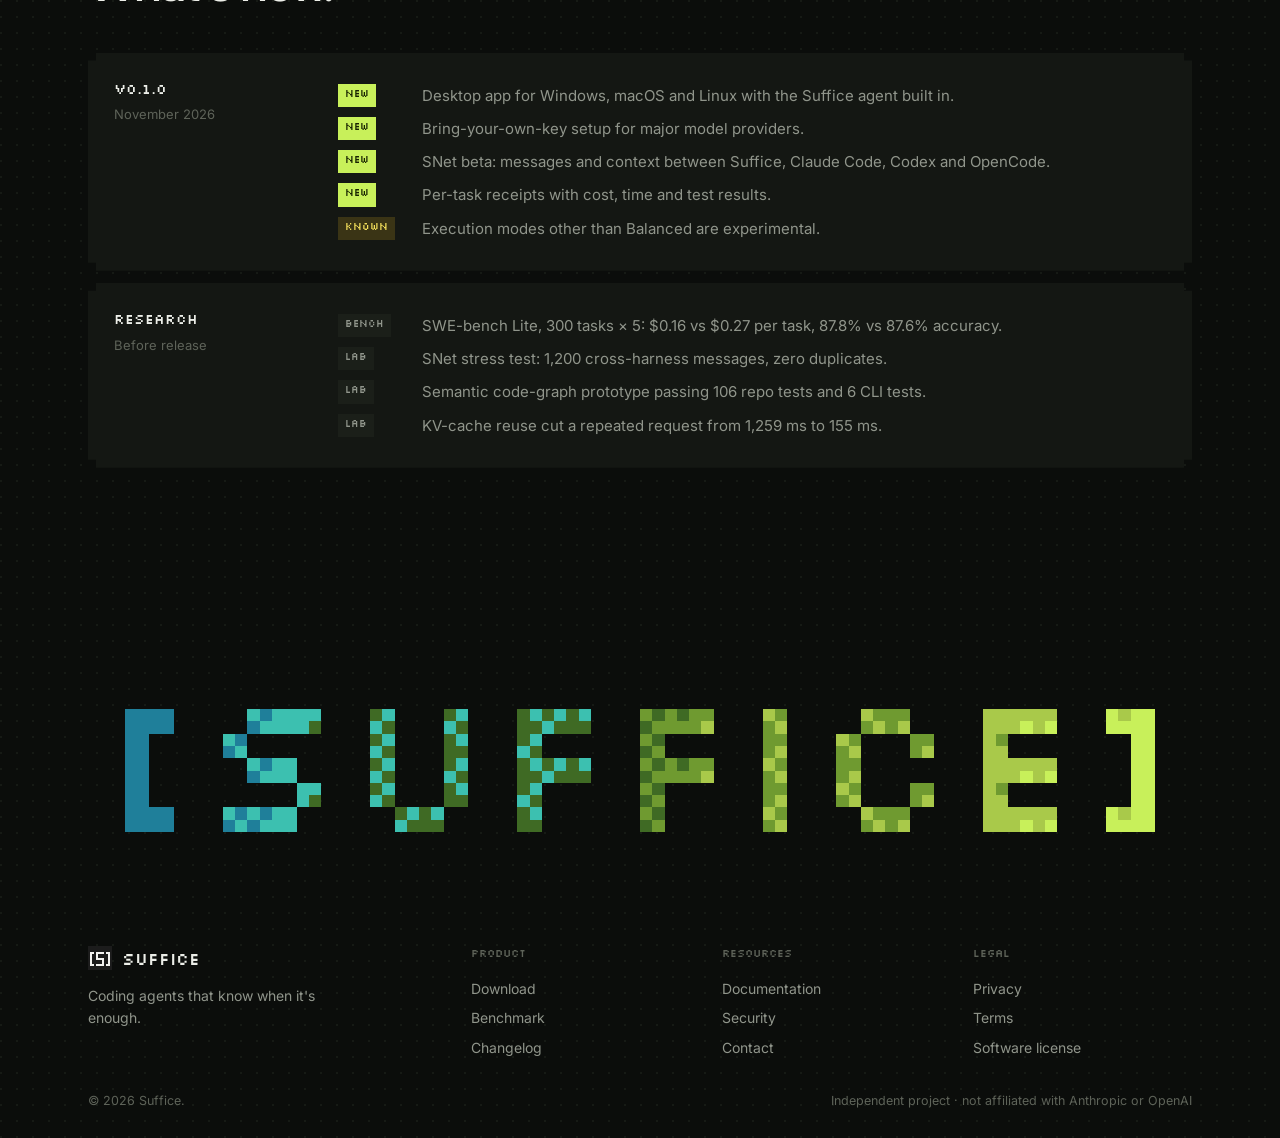
<file: v2/download.html>
<!doctype html>
<html lang="en">
<head>
  <meta charset="utf-8">
  <meta name="viewport" content="width=device-width, initial-scale=1">
  <title>Download Suffice · Desktop app and CLI</title>
  <meta name="description" content="Download Suffice for Windows, macOS and Linux, or install the CLI with npm. Free with your own API key.">
  <meta name="theme-color" content="#0b0d0b">
  <link rel="icon" href="logo.svg" type="image/svg+xml">
  <link rel="preconnect" href="https://fonts.googleapis.com">
  <link rel="preconnect" href="https://fonts.gstatic.com" crossorigin>
  <link href="https://fonts.googleapis.com/css2?family=Inter:wght@400;500;600&family=JetBrains+Mono:wght@400;500&family=Silkscreen&display=swap" rel="stylesheet">
  <link rel="stylesheet" href="styles.css">
  <script>document.documentElement.classList.add('js')</script>
</head>
<body>

<header class="nav">
  <div class="container nav-inner">
    <a href="index.html" class="brand"><img src="logo.svg" alt="">suffice</a>
    <nav class="nav-links">
      <a href="index.html#benchmark">Benchmark</a>
      <a href="index.html#how">How it works</a>
      <a href="index.html#next">Roadmap</a>
      <a href="#changelog">Changelog</a>
    </nav>
    <div class="nav-right"><a href="#" data-link="docs">Docs</a></div>
  </div>
  <div class="progress" id="progress" aria-hidden="true"></div>
</header>

<main>
  <section class="page-head">
    <div class="container">
      <span class="label pop">Download</span>
      <h1 class="pop" style="--i:1">Get Suffice.<span class="pcaret" aria-hidden="true"></span></h1>
      <p class="pop" style="--i:2">Version <span class="mono" data-version>0.1.0</span>, released <span data-release-date>November 2026</span>. Free with your own API key.</p>
    </div>
  </section>

  <section>
    <div class="container">
      <div class="platforms" data-reveal>
        <div class="platform px px-lg" data-os="win">
          <div class="platform-top"><svg viewBox="0 0 24 24" fill="currentColor"><path d="M3 5.6l7.4-1v7H3zM11.4 4.4L21 3v8.6h-9.6zM3 12.4h7.4v7l-7.4-1zM11.4 12.4H21V21l-9.6-1.4z"/></svg><span class="tag on you">your system</span></div>
          <h3>Windows</h3>
          <p class="req">Windows 10 or later</p>
          <div class="files"><a class="btn btn-lime btn-sm px" href="#" data-file="win-x64">x64 installer</a><a class="btn btn-dark btn-sm px" href="#" data-file="win-arm">ARM64</a></div>
        </div>
        <div class="platform px px-lg" data-os="mac">
          <div class="platform-top"><svg viewBox="0 0 24 24" fill="currentColor"><path d="M16.5 12.6c0-2.4 2-3.6 2.1-3.7-1.1-1.7-2.9-1.9-3.5-1.9-1.5-.2-2.9.9-3.7.9-.8 0-1.9-.9-3.2-.8-1.6 0-3.1 1-4 2.4-1.7 3-.4 7.4 1.2 9.8.8 1.2 1.8 2.5 3 2.4 1.2 0 1.7-.8 3.1-.8 1.5 0 1.9.8 3.2.8 1.3 0 2.2-1.2 3-2.4.9-1.4 1.3-2.7 1.3-2.8-.1 0-2.5-1-2.5-3.9zM14.1 5.5c.7-.8 1.1-1.9 1-3-1 0-2.1.7-2.8 1.5-.6.7-1.2 1.8-1 2.9 1.1.1 2.1-.6 2.8-1.4z"/></svg><span class="tag on you">your system</span></div>
          <h3>macOS</h3>
          <p class="req">macOS 12 Monterey or later</p>
          <div class="files"><a class="btn btn-lime btn-sm px" href="#" data-file="mac-arm">Apple silicon</a><a class="btn btn-dark btn-sm px" href="#" data-file="mac-intel">Intel</a></div>
        </div>
        <div class="platform px px-lg" data-os="linux">
          <div class="platform-top"><svg viewBox="0 0 24 24" fill="none" stroke="currentColor" stroke-width="1.8" stroke-linecap="round" stroke-linejoin="round"><rect x="3" y="4" width="18" height="16" rx="3"/><path d="M7 9l3 3-3 3M12.5 15H17"/></svg><span class="tag on you">your system</span></div>
          <h3>Linux</h3>
          <p class="req">Ubuntu 22.04, Fedora 38, or similar</p>
          <div class="files"><a class="btn btn-lime btn-sm px" href="#" data-file="linux-appimage">AppImage</a><a class="btn btn-dark btn-sm px" href="#" data-file="linux-deb">.deb</a></div>
        </div>
      </div>
    </div>
  </section>

  <section class="section" id="cli">
    <div class="container split">
      <div data-reveal>
        <span class="label">CLI</span>
        <h2>Prefer the terminal?</h2>
        <p class="muted" style="margin-top:16px">The CLI runs the same agent from any shell, script or CI job.</p>
      </div>
      <div class="panel px px-lg" data-reveal style="--d:100ms">
        <div class="cli px"><div style="min-width:0"><small>npm · Windows, macOS, Linux</small><code data-cmd="npm"></code></div><button class="copy px" type="button">Copy</button></div>
        <p class="muted" style="margin-top:16px;font-size:13px">Every release ships with SHA-256 checksums. <a class="u" href="#" data-link="checksums">View checksums</a></p>
      </div>
    </div>
  </section>

  <section class="section">
    <div class="container split">
      <div data-reveal>
        <span class="label">Requirements</span>
        <h2>What you'll need.</h2>
      </div>
      <div class="panel px px-lg" data-reveal style="--d:100ms">
        <table class="table"><tbody>
          <tr><td>Operating system</td><td>Windows 10+, macOS 12+, or 64-bit Linux</td></tr>
          <tr><td>Memory</td><td>8 GB RAM, 16 GB for large repos</td></tr>
          <tr><td>Disk</td><td>500 MB free</td></tr>
          <tr><td>Tools</td><td>Git 2.30 or newer</td></tr>
          <tr><td>Model access</td><td>An API key from a supported provider</td></tr>
        </tbody></table>
      </div>
    </div>
  </section>

  <section class="section" id="changelog">
    <div class="container">
      <div class="head" data-reveal>
        <span class="label">Changelog</span>
        <h2>What's new.</h2>
      </div>
      <div data-reveal>
        <div class="release px px-lg">
          <div><div class="release-v">v<span data-version>0.1.0</span></div><div class="release-d" data-release-date>November 2026</div></div>
          <ul>
            <li><span class="tag on">new</span>Desktop app for Windows, macOS and Linux with the Suffice agent built in.</li>
            <li><span class="tag on">new</span>Bring-your-own-key setup for major model providers.</li>
            <li><span class="tag on">new</span>SNet beta: messages and context between Suffice, Claude Code, Codex and OpenCode.</li>
            <li><span class="tag on">new</span>Per-task receipts with cost, time and test results.</li>
            <li><span class="tag early">known</span>Execution modes other than Balanced are experimental.</li>
          </ul>
        </div>
        <div class="release px px-lg">
          <div><div class="release-v">Research</div><div class="release-d">Before release</div></div>
          <ul>
            <li><span class="tag">bench</span>SWE-bench Lite, 300 tasks × 5: $0.16 vs $0.27 per task, 87.8% vs 87.6% accuracy.</li>
            <li><span class="tag">lab</span>SNet stress test: 1,200 cross-harness messages, zero duplicates.</li>
            <li><span class="tag">lab</span>Semantic code-graph prototype passing 106 repo tests and 6 CLI tests.</li>
            <li><span class="tag">lab</span>KV-cache reuse cut a repeated request from 1,259 ms to 155 ms.</li>
          </ul>
        </div>
      </div>
    </div>
  </section>
</main>

<footer class="footer" style="margin-top:120px">
  <div class="container">
    <canvas class="wordmark" id="wordmark" aria-hidden="true"></canvas>
    <div class="footer-grid">
      <div>
        <a href="index.html" class="brand"><img src="logo.svg" alt="">suffice</a>
        <p>Coding agents that know when it's enough.</p>
      </div>
      <div class="footer-col"><h4>Product</h4><a href="download.html">Download</a><a href="index.html#benchmark">Benchmark</a><a href="#changelog">Changelog</a></div>
      <div class="footer-col"><h4>Resources</h4><a href="#" data-link="docs">Documentation</a><a href="#" data-link="security">Security</a><a href="#" data-email>Contact</a></div>
      <div class="footer-col"><h4>Legal</h4><a href="#" data-link="privacy">Privacy</a><a href="#" data-link="terms">Terms</a><a href="#" data-link="eula">Software license</a></div>
    </div>
    <div class="footer-bottom"><span>© <span data-year>2026</span> Suffice.</span><span>Independent project · not affiliated with Anthropic or OpenAI</span></div>
  </div>
</footer>

<script src="main.js"></script>
</body>
</html>
</file>
<file: assets/styles.css>
:root {
  --bg: #f7f7f5;
  --ink: #161616;
  --muted: #63635e;
  --dim: #95958e;
  --line: #e4e4df;
  --card: #fbfbf9;
  --dark: #141414;
  --dark-2: #1c1c1c;
  --dark-line: rgba(255, 255, 255, 0.08);
  --dark-text: #e8e8e6;
  --dark-muted: #8d8d88;
  --add: #8ee5ad;
  --del: #e8917f;
  --sans: "Inter", ui-sans-serif, system-ui, -apple-system, "Segoe UI", sans-serif;
  --mono: "JetBrains Mono", ui-monospace, Consolas, monospace;
  --ease: cubic-bezier(0.2, 0.7, 0.2, 1);
  --maxw: 1120px;
}

*, *::before, *::after { box-sizing: border-box; }
html { scroll-behavior: smooth; -webkit-text-size-adjust: 100%; }
body { margin: 0; background: var(--bg); color: var(--ink); font-family: var(--sans); font-size: 16px; line-height: 1.55; -webkit-font-smoothing: antialiased; overflow-x: hidden; }
img, svg, canvas { display: block; max-width: 100%; }
[hidden] { display: none !important; }
a { color: inherit; text-decoration: none; }
button, input { font: inherit; color: inherit; }
button { background: none; border: 0; padding: 0; cursor: pointer; }
p { margin: 0; }
h1, h2, h3 { margin: 0; font-weight: 500; letter-spacing: -0.04em; line-height: 1.05; }
h2 { font-size: clamp(32px, 4vw, 44px); }
h3 { font-size: 17px; letter-spacing: -0.015em; line-height: 1.35; }
::selection { background: #161616; color: #f7f7f5; }
:focus-visible { outline: 2px solid var(--ink); outline-offset: 3px; border-radius: 4px; }

.container { width: 100%; max-width: var(--maxw); margin: 0 auto; padding: 0 28px; }
.mono { font-family: var(--mono); }
.muted { color: var(--muted); }
.sub { margin-top: 12px; font-size: clamp(18px, 2vw, 22px); letter-spacing: -0.02em; color: var(--muted); }
.u { text-decoration: underline; text-underline-offset: 3px; text-decoration-thickness: 1px; text-decoration-color: #b9b9b2; transition: text-decoration-color 0.2s; }
.u:hover { text-decoration-color: var(--ink); }
sup { font-size: 0.6em; color: var(--dim); }

/* Buttons */
.btn { display: inline-flex; align-items: center; justify-content: center; gap: 8px; height: 38px; padding: 0 16px; border-radius: 8px; font-size: 14px; font-weight: 500; white-space: nowrap; transition: background 0.2s, border-color 0.2s, transform 0.2s var(--ease); }
.btn svg { width: 15px; height: 15px; flex: none; }
.btn:active { transform: translateY(1px); }
.btn-dark { background: var(--ink); color: #fafaf8; }
.btn-dark:hover { background: #2a2a2a; }
.btn-light { border: 1px solid var(--line); background: #fff; }
.btn-light:hover { border-color: #c9c9c2; }
.btn-sm { height: 34px; padding: 0 14px; font-size: 13.5px; }

/* Nav */
.nav { position: sticky; top: 0; z-index: 50; background: rgba(247, 247, 245, 0.85); backdrop-filter: blur(12px); -webkit-backdrop-filter: blur(12px); border-bottom: 1px solid transparent; transition: border-color 0.3s; }
.nav.scrolled { border-color: var(--line); }
.nav-inner { display: flex; align-items: center; justify-content: space-between; height: 64px; }
.wordmark { font-family: var(--mono); font-size: 17px; font-weight: 500; letter-spacing: -0.03em; }
.nav-right { display: flex; align-items: center; gap: 28px; font-size: 14px; color: var(--muted); }
.nav-right > a:not(.btn):hover { color: var(--ink); }

/* Hero */
.hero { padding: 88px 0 0; text-align: center; }
.hero h1 { font-size: clamp(44px, 6.4vw, 78px); letter-spacing: -0.05em; line-height: 1.02; }
.hero .lede { max-width: 540px; margin: 26px auto 0; color: var(--muted); }
.actions { display: flex; flex-wrap: wrap; justify-content: center; gap: 10px; margin-top: 30px; }
.hero-shot { position: relative; margin-top: 64px; padding-bottom: 96px; }
.hero-shot::before { content: ""; position: absolute; left: 0; right: 0; top: 18%; bottom: 0; background: radial-gradient(ellipse 70% 80% at 50% 100%, #e9e9e4, transparent 70%); z-index: -1; }

/* App mock */
.app { position: relative; max-width: 1040px; margin: 0 auto; border-radius: 12px; overflow: hidden; background: var(--dark); box-shadow: 0 1px 0 rgba(255, 255, 255, 0.04) inset, 0 30px 80px -30px rgba(0, 0, 0, 0.45), 0 0 0 1px rgba(0, 0, 0, 0.6); text-align: left; color: var(--dark-text); font-size: 12px; }
.app-grid { display: grid; grid-template-columns: 240px minmax(0, 1fr); height: clamp(380px, 46vw, 560px); }
.side { display: flex; flex-direction: column; gap: 2px; padding: 12px 10px; background: #121212; border-right: 1px solid var(--dark-line); overflow: hidden; }
.side-top { display: flex; align-items: center; justify-content: space-between; padding: 2px 6px 12px; }
.side-top .wordmark { font-size: 14px; color: #f2f2f0; }
.side-icons { display: flex; gap: 10px; color: var(--dark-muted); }
.side-icons svg { width: 13px; height: 13px; }
.new-session { display: flex; align-items: center; gap: 8px; padding: 7px 8px; border-radius: 6px; background: rgba(255, 255, 255, 0.05); color: #f2f2f0; font-weight: 500; }
.side-label { display: flex; justify-content: space-between; margin: 14px 8px 4px; color: var(--dark-muted); font-size: 11px; }
.group { display: flex; align-items: center; gap: 8px; padding: 5px 8px; color: #cfcfcc; }
.group .count { margin-left: auto; color: var(--dark-muted); }
.chip-ico { display: grid; place-items: center; width: 14px; height: 14px; border-radius: 4px; font-size: 8px; font-weight: 700; color: #111; }
.thread { padding: 5px 8px 5px 30px; border-radius: 6px; }
.thread.active { background: rgba(255, 255, 255, 0.06); }
.thread-title { display: flex; justify-content: space-between; gap: 8px; color: #e8e8e6; white-space: nowrap; }
.thread-title span:first-child { overflow: hidden; text-overflow: ellipsis; }
.thread-title time { color: var(--dark-muted); font-size: 11px; }
.thread-meta { display: flex; align-items: center; gap: 6px; margin-top: 1px; color: var(--dark-muted); font-size: 11px; }
.thread-meta .ok { margin-left: auto; color: var(--add); }
.thread-meta .spin { margin-left: auto; color: #edcc72; font-family: var(--mono); }
.add { color: var(--add); }
.del { color: var(--del); }

.stage { position: relative; overflow: hidden; background: #0e1a1c; }
.mosaic { position: absolute; inset: 0; width: 100%; height: 100%; }
.win-ctl { position: absolute; top: 8px; right: 8px; display: flex; gap: 2px; padding: 3px; border-radius: 6px; background: rgba(0, 0, 0, 0.45); color: #cfcfcc; }
.win-ctl i { width: 22px; height: 16px; display: grid; place-items: center; font-style: normal; font-size: 10px; }
.composer-wrap { position: absolute; left: 50%; top: 50%; width: min(78%, 520px); transform: translate(-50%, -38%); }
.ctx { display: flex; justify-content: center; gap: 6px; margin-bottom: 8px; }
.ctx span { display: inline-flex; align-items: center; gap: 6px; padding: 3px 9px; border-radius: 6px; background: rgba(20, 20, 20, 0.72); border: 1px solid var(--dark-line); backdrop-filter: blur(8px); color: #d6d6d3; font-size: 11px; }
.composer { padding: 14px 14px 10px; border-radius: 12px; background: rgba(22, 22, 22, 0.8); border: 1px solid rgba(255, 255, 255, 0.09); backdrop-filter: blur(14px); -webkit-backdrop-filter: blur(14px); box-shadow: 0 20px 50px -20px rgba(0, 0, 0, 0.6); }
.prompt { min-height: 40px; color: #f0f0ee; font-size: 13px; }
.prompt.placeholder { color: #9a9a95; }
.prompt .caret { display: inline-block; width: 1px; height: 14px; margin-left: 1px; background: #f0f0ee; vertical-align: -2px; animation: caret 1s steps(1) infinite; }
@keyframes caret { 50% { opacity: 0; } }
.composer-bar { display: flex; align-items: center; gap: 14px; margin-top: 14px; color: #a9a9a4; font-size: 11px; }
.composer-bar .right { display: flex; align-items: center; gap: 10px; margin-left: auto; }
.composer-bar b { color: #f0f0ee; font-weight: 500; }
.send { display: grid; place-items: center; width: 26px; height: 22px; border-radius: 6px; background: #2a2a2a; color: #9a9a95; transition: background 0.2s, color 0.2s; }
.send.live { background: #f0f0ee; color: #111; }

/* Proof row */
.proof { display: grid; grid-template-columns: repeat(3, 1fr); border-top: 1px solid var(--line); border-bottom: 1px solid var(--line); }
.proof > div { padding: 34px 28px; border-left: 1px solid var(--line); }
.proof > div:first-child { border-left: 0; padding-left: 0; }
.big { font-size: clamp(40px, 4.6vw, 56px); font-weight: 500; letter-spacing: -0.05em; line-height: 1; font-variant-numeric: tabular-nums; }
.proof p { margin-top: 10px; color: var(--muted); font-size: 15px; }
.proof .method { margin-top: 18px; font-family: var(--mono); font-size: 12px; color: var(--dim); }

/* Sections */
.section { padding: 120px 0; }
.head { margin-bottom: 44px; }
.grid-2 { display: grid; grid-template-columns: 1fr 1fr; gap: 24px; }
.feature .shot { position: relative; height: 330px; padding: 22px; border-radius: 12px; background: var(--dark); color: var(--dark-text); font-size: 12.5px; overflow: hidden; }
.feature h3 { margin-top: 22px; }
.feature p { margin-top: 6px; color: var(--muted); font-size: 15px; max-width: 440px; }
.shot-label { display: flex; justify-content: space-between; margin-bottom: 16px; color: var(--dark-muted); font-size: 11px; }

.route-row { display: flex; align-items: center; justify-content: space-between; gap: 12px; padding: 11px 12px; border-radius: 8px; background: rgba(255, 255, 255, 0.035); }
.route-row + .route-row { margin-top: 6px; }
.route-row span:first-child { overflow: hidden; text-overflow: ellipsis; white-space: nowrap; }
.model { flex: none; min-width: 118px; padding: 3px 8px; border-radius: 5px; border: 1px solid var(--dark-line); font-family: var(--mono); font-size: 11px; color: var(--dark-muted); text-align: center; transition: color 0.3s, border-color 0.3s, background 0.3s; }
.model.set { color: #f0f0ee; border-color: rgba(255, 255, 255, 0.16); background: rgba(255, 255, 255, 0.05); }
.route-total { display: flex; justify-content: space-between; margin-top: 16px; padding-top: 14px; border-top: 1px solid var(--dark-line); font-family: var(--mono); font-size: 11.5px; color: var(--dark-muted); }
.route-total b { color: #f0f0ee; font-weight: 500; }

.msgs { display: flex; flex-direction: column; gap: 10px; }
.msg { max-width: 88%; padding: 10px 12px; border-radius: 10px; background: rgba(255, 255, 255, 0.045); opacity: 0; transform: translateY(6px); transition: opacity 0.45s, transform 0.45s var(--ease); }
.msg.show { opacity: 1; transform: none; }
.msg.right { align-self: flex-end; background: #2f3a63; }
.msg-from { margin-bottom: 3px; font-size: 11px; color: var(--dark-muted); }
.msg.right .msg-from { color: #b9c3ea; }

.trio { display: grid; grid-template-columns: repeat(3, 1fr); gap: 40px; margin-top: 72px; padding-top: 40px; border-top: 1px solid var(--line); }
.trio p { margin-top: 6px; color: var(--muted); font-size: 15px; }

/* Roadmap */
.split { display: grid; grid-template-columns: 1fr 1.25fr; gap: 64px; align-items: start; }
.split .note { margin-top: 16px; color: var(--muted); font-size: 15px; max-width: 360px; }
.rows { border-top: 1px solid var(--line); }
.row { display: grid; grid-template-columns: 1fr auto; gap: 6px 24px; padding: 20px 0; border-bottom: 1px solid var(--line); }
.row p { grid-column: 1; color: var(--muted); font-size: 15px; }
.tag { grid-column: 2; grid-row: 1; align-self: start; font-family: var(--mono); font-size: 11.5px; color: var(--dim); }
.waitlist { display: flex; gap: 8px; max-width: 420px; margin-top: 28px; }
.waitlist input { flex: 1; min-width: 0; height: 38px; padding: 0 12px; border: 1px solid var(--line); border-radius: 8px; background: #fff; outline: 0; font-size: 14px; transition: border-color 0.2s; }
.waitlist input:focus { border-color: #a9a9a2; }
.waitlist-msg { min-height: 20px; margin-top: 10px; font-size: 13px; color: var(--muted); }

/* FAQ */
.faq details { border-bottom: 1px solid var(--line); }
.faq details:first-child { border-top: 1px solid var(--line); }
.faq summary { display: flex; justify-content: space-between; align-items: center; gap: 16px; padding: 17px 0; list-style: none; cursor: pointer; font-size: 15px; font-weight: 500; }
.faq summary::-webkit-details-marker { display: none; }
.chev { flex: none; width: 12px; height: 12px; color: var(--muted); transition: transform 0.3s var(--ease); }
.faq details[open] .chev { transform: rotate(180deg); }
.faq details p { padding: 0 32px 20px 0; color: var(--muted); font-size: 15px; animation: fadeIn 0.35s var(--ease); }
@keyframes fadeIn { from { opacity: 0; transform: translateY(-4px); } }

/* CTA */
.cta { padding: 110px 0 120px; text-align: center; }
.cta h2 { font-size: clamp(38px, 5vw, 56px); }
.cta p { margin-top: 14px; color: var(--muted); }

/* Footer */
.footnotes { position: relative; overflow: hidden; padding: 40px 0; border-top: 1px solid var(--line); background: linear-gradient(180deg, #fbfbf9, #e8e8e3); }
.ascii { position: absolute; inset: 0; margin: 0; padding: 14px 0; font-family: var(--mono); font-size: 12px; line-height: 1.6; color: #c4c4bd; white-space: pre; overflow: hidden; user-select: none; pointer-events: none; -webkit-mask-image: linear-gradient(90deg, #000, transparent 55%); mask-image: linear-gradient(90deg, #000, transparent 55%); }
.footnotes .container { position: relative; display: grid; grid-template-columns: 1fr 1fr; gap: 32px; font-family: var(--mono); font-size: 12px; line-height: 1.7; color: var(--muted); }
.footer { padding: 64px 0 40px; }
.footer-grid { display: grid; grid-template-columns: 1.6fr repeat(3, 1fr); gap: 32px; }
.footer-grid p { max-width: 260px; margin-top: 16px; color: var(--muted); font-size: 14px; }
.footer h4 { margin: 0 0 12px; font-size: 13px; font-weight: 500; }
.footer-col a { display: block; padding: 4px 0; font-size: 14px; color: var(--muted); }
.footer-col a:hover { color: var(--ink); }
.footer-bottom { display: flex; flex-wrap: wrap; justify-content: space-between; gap: 12px; margin-top: 56px; font-size: 12.5px; color: var(--dim); }

/* Download page */
.page-head { padding: 88px 0 48px; }
.page-head h1 { font-size: clamp(44px, 6vw, 68px); letter-spacing: -0.05em; }
.page-head .lede { margin-top: 16px; color: var(--muted); }
.platform { display: grid; grid-template-columns: 44px 1fr auto; align-items: center; gap: 20px; padding: 24px 0; border-bottom: 1px solid var(--line); }
.platform:first-child { border-top: 1px solid var(--line); }
.platform > svg { width: 26px; height: 26px; }
.platform h3 { display: flex; align-items: center; gap: 10px; }
.platform .req { margin-top: 2px; color: var(--muted); font-size: 14px; }
.platform .files { display: flex; flex-wrap: wrap; gap: 8px; justify-content: flex-end; }
.you { display: none; padding: 1px 7px; border: 1px solid var(--line); border-radius: 5px; font-family: var(--mono); font-size: 11px; font-weight: 400; color: var(--muted); letter-spacing: 0; }
.platform.current .you { display: inline-block; }
.checks-note { margin-top: 16px; font-size: 13px; color: var(--dim); }
.cli { display: flex; align-items: center; justify-content: space-between; gap: 16px; max-width: 520px; margin-top: 24px; padding: 12px 12px 12px 16px; border-radius: 10px; background: var(--dark); color: var(--dark-text); font-family: var(--mono); font-size: 13.5px; }
.cli code { overflow-x: auto; white-space: nowrap; }
.cli code::before { content: "$ "; color: var(--dark-muted); }
.copy { flex: none; height: 28px; padding: 0 10px; border-radius: 6px; background: rgba(255, 255, 255, 0.08); font-size: 12px; color: #d6d6d3; transition: background 0.2s; }
.copy:hover { background: rgba(255, 255, 255, 0.14); }
.table { width: 100%; border-collapse: collapse; font-size: 15px; }
.table td { padding: 14px 0; border-bottom: 1px solid var(--line); vertical-align: top; color: var(--muted); }
.table tr:first-child td { border-top: 1px solid var(--line); }
.table td:first-child { width: 34%; color: var(--ink); }
.release { display: grid; grid-template-columns: 200px 1fr; gap: 24px; padding: 28px 0; border-bottom: 1px solid var(--line); }
.release:first-of-type { border-top: 1px solid var(--line); }
.release-v { font-family: var(--mono); font-size: 14px; }
.release-d { margin-top: 2px; font-size: 13px; color: var(--dim); }
.release ul { margin: 0; padding: 0; list-style: none; }
.release li { display: grid; grid-template-columns: 64px 1fr; gap: 12px; padding: 4px 0; font-size: 15px; color: var(--muted); }
.release li span { padding-top: 3px; font-family: var(--mono); font-size: 11px; color: var(--dim); }

/* Reveal */
.js [data-reveal] { opacity: 0; transform: translateY(14px); transition: opacity 0.8s var(--ease), transform 0.8s var(--ease); transition-delay: var(--d, 0ms); }
.js [data-reveal].in { opacity: 1; transform: none; }
.fade-up { animation: fadeUp 0.9s var(--ease) both; animation-delay: calc(var(--i, 0) * 80ms); }
@keyframes fadeUp { from { opacity: 0; transform: translateY(12px); } }

@media (max-width: 900px) {
  .app-grid { grid-template-columns: minmax(0, 1fr); }
  .side { display: none; }
  .grid-2, .split, .footnotes .container { grid-template-columns: 1fr; }
  .split { gap: 32px; }
  .trio { grid-template-columns: 1fr; gap: 24px; }
  .proof { grid-template-columns: 1fr; }
  .proof > div { border-left: 0; padding-left: 0; padding-right: 0; }
  .proof > div + div { border-top: 1px solid var(--line); }
  .footer-grid { grid-template-columns: 1fr 1fr; }
  .footer-grid > :first-child { grid-column: 1 / -1; }
  .platform { grid-template-columns: 36px 1fr; }
  .platform .files { grid-column: 1 / -1; justify-content: flex-start; }
  .release { grid-template-columns: 1fr; gap: 10px; }
  .section { padding: 88px 0; }
}
@media (max-width: 560px) {
  .container { padding: 0 20px; }
  .nav-right .hide-sm { display: none; }
  .nav-right { gap: 18px; }
  .hero { padding-top: 64px; }
  .composer-wrap { width: 90%; }
  .composer-bar .hide-sm { display: none; }
  .feature .shot { height: auto; min-height: 260px; }
}
@media (prefers-reduced-motion: reduce) {
  *, *::before, *::after { animation-duration: 0.001ms !important; animation-iteration-count: 1 !important; transition-duration: 0.001ms !important; }
  html { scroll-behavior: auto; }
}
</file>
<file: v2/styles.css>
:root {
  --bg: #0b0d0b;
  --panel: #141713;
  --panel-2: #1b1f19;
  --sunk: #0e110d;
  --line: #242a22;
  --text: #eceee8;
  --muted: #90958b;
  --dim: #5e6359;
  --accent: #c8f05a;
  --accent-ink: #172200;
  --teal: #3cc0b0;
  --violet: #a48ee0;
  --warn: #f0dc5a;
  --add: #8ee5ad;
  --del: #e8917f;
  --sans: "Inter", ui-sans-serif, system-ui, -apple-system, "Segoe UI", sans-serif;
  --mono: "JetBrains Mono", ui-monospace, Consolas, monospace;
  --pixel: "Silkscreen", var(--mono);
}

*, *::before, *::after { box-sizing: border-box; }
html { scroll-behavior: smooth; -webkit-text-size-adjust: 100%; }
body {
  margin: 0;
  background: var(--bg) url("data:image/svg+xml,%3Csvg xmlns='http://www.w3.org/2000/svg' width='16' height='16'%3E%3Crect width='2' height='2' fill='%23161a15'/%3E%3C/svg%3E");
  color: var(--text);
  font-family: var(--sans);
  font-size: 16px;
  line-height: 1.55;
  -webkit-font-smoothing: antialiased;
  overflow-x: hidden;
}
img, svg, canvas { display: block; max-width: 100%; }
canvas { image-rendering: pixelated; }
[hidden] { display: none !important; }
a { color: inherit; text-decoration: none; }
button, input { font: inherit; color: inherit; }
button { background: none; border: 0; padding: 0; cursor: pointer; }
p { margin: 0; }
h1, h2, h3 { margin: 0; font-weight: 500; letter-spacing: -0.04em; line-height: 1.04; }
h2 { font-size: clamp(32px, 4vw, 50px); }
h3 { font-size: 18px; letter-spacing: -0.02em; line-height: 1.3; }
::selection { background: var(--accent); color: var(--accent-ink); }
:focus-visible { outline: 2px solid var(--accent); outline-offset: 2px; }

.container { width: 100%; max-width: 1160px; margin: 0 auto; padding: 0 28px; }
.mono { font-family: var(--mono); }
.muted { color: var(--muted); }
.u { text-decoration: underline; text-underline-offset: 3px; text-decoration-color: #4a5046; }
.u:hover { text-decoration-color: var(--text); }
sup { font-size: 0.6em; color: var(--dim); }

/* Pixel corners */
.px {
  --n: 4px;
  clip-path: polygon(0 var(--n), var(--n) var(--n), var(--n) 0, calc(100% - var(--n)) 0, calc(100% - var(--n)) var(--n), 100% var(--n), 100% calc(100% - var(--n)), calc(100% - var(--n)) calc(100% - var(--n)), calc(100% - var(--n)) 100%, var(--n) 100%, var(--n) calc(100% - var(--n)), 0 calc(100% - var(--n)));
}
.px-lg { --n: 8px; }
.px-sm { --n: 2px; }
.bevel { box-shadow: inset 0 2px 0 rgba(255, 255, 255, 0.04), inset 0 -2px 0 rgba(0, 0, 0, 0.35); }

.label { display: inline-flex; align-items: center; gap: 8px; margin-bottom: 22px; font-family: var(--pixel); font-size: 12px; color: var(--muted); text-transform: uppercase; }
.label::before { content: "["; color: var(--accent); }
.label::after { content: "]"; color: var(--accent); }
.tag { display: inline-block; padding: 3px 7px; font-family: var(--pixel); font-size: 10px; line-height: 1.3; text-transform: uppercase; background: var(--panel-2); color: var(--muted); }
.tag.on { background: var(--accent); color: var(--accent-ink); }
.tag.early { background: #3a3415; color: var(--warn); }

/* Buttons */
.btn {
  --n: 3px;
  display: inline-flex;
  align-items: center;
  justify-content: center;
  gap: 9px;
  height: 42px;
  padding: 0 18px 2px;
  font-size: 14.5px;
  font-weight: 500;
  white-space: nowrap;
  box-shadow: inset 0 -4px 0 rgba(0, 0, 0, 0.28), inset 0 2px 0 rgba(255, 255, 255, 0.22);
  transition: transform 0.08s steps(2), filter 0.15s;
}
.btn svg { width: 15px; height: 15px; flex: none; }
.btn:hover { filter: brightness(1.08); }
.btn:active { transform: translateY(2px); box-shadow: inset 0 -1px 0 rgba(0, 0, 0, 0.28), inset 0 2px 0 rgba(255, 255, 255, 0.15); }
.btn-lime { background: var(--accent); color: var(--accent-ink); }
.btn-dark { background: #232821; color: var(--text); box-shadow: inset 0 -4px 0 rgba(0, 0, 0, 0.35), inset 0 2px 0 rgba(255, 255, 255, 0.06); }
.btn-sm { height: 34px; padding: 0 13px 2px; font-size: 13px; }

/* Nav */
.nav { position: sticky; top: 0; z-index: 40; background: rgba(11, 13, 11, 0.9); backdrop-filter: blur(10px); -webkit-backdrop-filter: blur(10px); }
.nav-inner { display: flex; align-items: center; justify-content: space-between; gap: 24px; height: 62px; }
.brand { display: flex; align-items: center; gap: 10px; font-family: var(--pixel); font-size: 17px; }
.brand img { width: 24px; height: 24px; image-rendering: pixelated; }
.nav-links { display: flex; gap: 28px; font-size: 14px; color: var(--muted); }
.nav-links a:hover { color: var(--text); }
.nav-right { display: flex; align-items: center; gap: 18px; font-size: 14px; color: var(--muted); }
.nav-right > a:not(.btn):hover { color: var(--text); }
.progress { display: flex; gap: 2px; height: 3px; }
.progress i { flex: 1; background: #171b16; transition: background 0.1s; }
.progress i.on { background: var(--accent); }

/* Hero */
.hero { padding: 92px 0 0; }
.hero h1 { font-size: clamp(46px, 7.4vw, 98px); letter-spacing: -0.055em; line-height: 0.98; }
.nw { white-space: nowrap; }
.pcaret { display: inline-block; width: 0.42em; height: 0.74em; margin-left: 0.06em; background: var(--accent); vertical-align: -0.03em; animation: blink 1.1s steps(2) infinite; }
@keyframes blink { 50% { opacity: 0; } }
.hero-row { display: flex; flex-wrap: wrap; align-items: flex-end; justify-content: space-between; gap: 28px 40px; margin-top: 38px; }
.hero-row p { max-width: 500px; color: var(--muted); font-size: 17px; }
.actions { display: flex; flex-wrap: wrap; gap: 10px; }
.meta { margin-top: 14px; font-family: var(--pixel); font-size: 10px; color: var(--dim); text-transform: uppercase; }

/* App mock */
.app { margin-top: 64px; background: #121511; font-size: 12.5px; }
.app-grid { display: grid; grid-template-columns: 236px minmax(0, 1fr); height: clamp(400px, 46vw, 580px); }
.side { display: flex; flex-direction: column; gap: 2px; padding: 14px 10px; overflow: hidden; }
.side-top { display: flex; align-items: center; justify-content: space-between; padding: 2px 6px 14px; }
.side-top .brand { font-size: 14px; }
.side-icons { display: flex; gap: 10px; color: var(--dim); }
.side-icons canvas { width: 12px; height: 12px; }
.new-session { display: flex; align-items: center; gap: 8px; padding: 8px 9px; background: #1c2019; color: var(--text); font-weight: 500; }
.side-label { display: flex; justify-content: space-between; margin: 16px 9px 4px; font-family: var(--pixel); font-size: 10px; color: var(--dim); text-transform: uppercase; }
.group { display: flex; align-items: center; gap: 8px; padding: 5px 9px; color: #cfd2ca; }
.group .count { margin-left: auto; color: var(--dim); }
.sq { flex: none; width: 10px; height: 10px; }
.thread { padding: 5px 9px 5px 27px; }
.thread.active { background: #1c2019; }
.thread-title { display: flex; justify-content: space-between; gap: 8px; color: #e4e6e0; white-space: nowrap; }
.thread-title span:first-child { overflow: hidden; text-overflow: ellipsis; }
.thread-title time { color: var(--dim); font-size: 11px; }
.thread-meta { display: flex; align-items: center; gap: 6px; margin-top: 1px; color: var(--dim); font-size: 11px; }
.thread-meta .ok { margin-left: auto; width: 7px; height: 7px; background: var(--accent); }
.thread-meta .run { margin-left: auto; width: 7px; height: 7px; background: var(--warn); animation: blink 0.9s steps(2) infinite; }
.add { color: var(--add); }
.del { color: var(--del); }
.stage { position: relative; margin: 8px 8px 8px 0; overflow: hidden; background: #0c1513; }
.stage canvas { position: absolute; inset: 0; width: 100%; height: 100%; }
.composer-wrap { position: absolute; left: 50%; top: 50%; width: min(86%, 540px); transform: translate(-50%, -40%); }
.ctx { display: flex; justify-content: center; gap: 6px; margin-bottom: 8px; }
.ctx span { display: inline-flex; align-items: center; gap: 6px; padding: 4px 9px; background: rgba(14, 17, 13, 0.88); color: #d8dbd2; font-size: 11.5px; }
.composer { padding: 14px 14px 10px; background: rgba(16, 19, 15, 0.92); box-shadow: inset 0 2px 0 rgba(255, 255, 255, 0.05); }
.prompt { min-height: 42px; color: #f0f2ec; font-size: 13px; }
.prompt.placeholder { color: #80857b; }
.caret { display: inline-block; width: 7px; height: 14px; margin-left: 1px; background: var(--accent); vertical-align: -2px; animation: blink 1s steps(2) infinite; }
.composer-bar { display: flex; align-items: center; gap: 14px; margin-top: 12px; color: #a3a89d; font-size: 11.5px; }
.composer-bar .right { display: flex; align-items: center; gap: 10px; margin-left: auto; }
.composer-bar b { color: var(--text); font-weight: 500; }
.send { display: grid; place-items: center; width: 28px; height: 24px; background: #262b23; color: var(--dim); transition: background 0.15s steps(2), color 0.15s steps(2); }
.send.live { background: var(--accent); color: var(--accent-ink); }

/* Sections */
.section { padding: 140px 0 0; }
.head { max-width: 640px; margin-bottom: 44px; }
.head p { margin-top: 16px; color: var(--muted); font-size: 17px; }

/* Enough meter */
.meter { padding: 34px 30px 26px; background: var(--panel); }
.m-row { display: grid; grid-template-columns: 84px minmax(0, 1fr) 124px; align-items: center; gap: 18px; }
.m-row + .m-row { margin-top: 46px; }
.m-row > span { font-size: 14px; color: var(--muted); }
.m-row > b { font-family: var(--mono); font-size: 14px; font-weight: 500; text-align: right; white-space: nowrap; }
.segs { position: relative; display: grid; grid-template-columns: repeat(50, 1fr); gap: 3px; height: 30px; }
.segs i { background: #1e231c; transition: background 0.05s; }
.segs.them i.on { background: #4d5249; }
.segs.us i.on { background: var(--accent); }
.flag { position: absolute; bottom: calc(100% + 8px); left: var(--at, 59%); display: flex; align-items: center; gap: 6px; padding: 3px 7px; background: var(--accent); color: var(--accent-ink); font-family: var(--pixel); font-size: 10px; white-space: nowrap; transform: translateX(-2px); opacity: 0; transition: opacity 0.2s steps(2); }
.flag::after { content: ""; position: absolute; left: 0; top: 100%; width: 2px; height: 46px; background: var(--accent); }
.flag.show { opacity: 1; }
.m-foot { display: flex; flex-wrap: wrap; justify-content: space-between; gap: 10px; margin-top: 28px; padding-top: 18px; background: linear-gradient(90deg, var(--line) 50%, transparent 0) top / 8px 2px repeat-x; font-size: 13px; color: var(--dim); }
.m-foot a { color: var(--accent); }
.tiles { display: grid; grid-template-columns: repeat(4, 1fr); gap: 12px; margin-top: 12px; }
.tile { padding: 22px 22px 20px; background: var(--panel); }
.tile b { display: block; font-family: var(--pixel); font-size: clamp(30px, 3.6vw, 46px); font-weight: 400; line-height: 1; letter-spacing: -0.02em; }
.tile b.lime { color: var(--accent); }
.tile > span { display: block; margin-top: 12px; font-size: 13.5px; color: var(--muted); }

/* Checklist */
.split { display: grid; grid-template-columns: 1fr 1.35fr; gap: 72px; align-items: start; }
.sticky { position: sticky; top: 110px; }
.sticky p { margin-top: 16px; max-width: 380px; color: var(--muted); font-size: 17px; }
.quests { padding: 8px 26px; background: var(--panel); }
.quest { display: grid; grid-template-columns: 44px minmax(0, 1fr) auto; gap: 18px; align-items: start; padding: 24px 0; }
.quest + .quest { background: linear-gradient(90deg, var(--line) 50%, transparent 0) top / 8px 2px repeat-x; }
.qicon { display: grid; place-items: center; width: 44px; height: 44px; background: var(--panel-2); color: #dfe2d9; }
.qicon canvas { width: 20px; height: 20px; }
.qn { margin-right: 8px; font-family: var(--pixel); font-size: 12px; color: var(--dim); letter-spacing: 0; }
.quest p { margin-top: 6px; color: var(--muted); font-size: 15px; }
.quest .tag { margin-top: 3px; min-width: 64px; text-align: center; }
.tag.run { background: #3a3415; color: var(--warn); animation: blink 0.8s steps(2) infinite; }

/* Inside cards */
.grid-2 { display: grid; grid-template-columns: 1fr 1fr; gap: 16px; }
.card { padding: 18px; background: var(--panel); }
.card .mock { min-height: 290px; padding: 16px; background: var(--sunk); font-size: 13px; }
.card h3 { margin: 22px 6px 0; }
.card > p { margin: 8px 6px 8px; color: var(--muted); font-size: 15px; }
.mock-head { display: flex; justify-content: space-between; margin-bottom: 14px; font-family: var(--pixel); font-size: 10px; color: var(--dim); text-transform: uppercase; }
.route { display: grid; grid-template-columns: minmax(0, 1fr) 74px 82px; align-items: center; gap: 12px; padding: 11px 12px; background: #171b16; }
.route + .route { margin-top: 6px; }
.route span:first-child { overflow: hidden; text-overflow: ellipsis; white-space: nowrap; }
.tier { padding: 3px 0; text-align: center; font-family: var(--pixel); font-size: 10px; background: #20251e; color: var(--dim); transition: background 0.1s steps(2), color 0.1s steps(2); }
.tier.s { background: rgba(60, 192, 176, 0.14); color: var(--teal); }
.tier.m { background: rgba(164, 142, 224, 0.16); color: var(--violet); }
.tier.l { background: rgba(240, 220, 90, 0.14); color: var(--warn); }
.pips { display: flex; gap: 2px; }
.pips i { flex: 1; height: 10px; background: #242a22; }
.pips i.on { background: var(--accent); }
.route-total { display: flex; justify-content: space-between; margin-top: 14px; padding-top: 14px; background: linear-gradient(90deg, var(--line) 50%, transparent 0) top / 8px 2px repeat-x; font-family: var(--mono); font-size: 11.5px; color: var(--dim); }
.route-total b { color: var(--text); font-weight: 500; }
.msgs { display: flex; flex-direction: column; gap: 12px; }
.msg { display: grid; grid-template-columns: 26px minmax(0, 1fr); gap: 10px; align-items: start; opacity: 0; transform: translateY(6px); transition: opacity 0.3s steps(3), transform 0.3s steps(3); }
.msg.show { opacity: 1; transform: none; }
.msg canvas { width: 26px; height: 26px; }
.bubble { padding: 9px 11px; background: #191d17; }
.bubble small { display: block; margin-bottom: 2px; font-size: 11px; color: var(--dim); }
.msg.me .bubble { background: rgba(200, 240, 90, 0.09); }
.msg.me .bubble small { color: #a9c94a; }
.trio { display: grid; grid-template-columns: repeat(3, 1fr); gap: 16px; margin-top: 16px; }
.mini { display: grid; grid-template-columns: 40px 1fr; gap: 16px; padding: 22px; background: var(--panel); }
.mini .qicon { width: 40px; height: 40px; }
.mini p { margin-top: 4px; color: var(--muted); font-size: 14.5px; }

/* Levels */
.levels { display: grid; grid-template-columns: repeat(4, 1fr); gap: 12px; }
.level { display: flex; flex-direction: column; min-height: 250px; padding: 22px; background: var(--panel); }
.level.locked { background: var(--panel) url("data:image/svg+xml,%3Csvg xmlns='http://www.w3.org/2000/svg' width='4' height='4'%3E%3Crect width='1' height='1' fill='%231d211b'/%3E%3Crect x='2' y='2' width='1' height='1' fill='%231d211b'/%3E%3C/svg%3E"); }
.level-top { display: flex; justify-content: space-between; align-items: center; margin-bottom: 30px; }
.lv { font-family: var(--pixel); font-size: 11px; color: var(--dim); }
.level .qicon { width: 36px; height: 36px; }
.level .qicon canvas { width: 16px; height: 16px; }
.level p { margin-top: 8px; color: var(--muted); font-size: 14.5px; }
.level.locked h3 { color: #c4c7bf; }
.level .tag { align-self: flex-start; margin-top: auto; }
.wait { display: flex; flex-wrap: wrap; align-items: center; justify-content: space-between; gap: 16px 24px; margin-top: 12px; padding: 20px 22px; background: var(--panel); }
.wait > p { color: var(--muted); }
.waitlist { display: flex; gap: 8px; width: min(100%, 440px); }
.waitlist input { --n: 3px; flex: 1; min-width: 0; height: 42px; padding: 0 12px; border: 0; outline: 0; background: var(--sunk); font-size: 14px; }
.waitlist input:focus { box-shadow: inset 0 0 0 2px var(--accent); }
.waitlist input::placeholder { color: var(--dim); }
.waitlist-msg { width: 100%; min-height: 18px; font-size: 13px; color: var(--muted); }
.waitlist-msg:empty { display: none; }

/* FAQ */
.faq { display: grid; gap: 8px; max-width: 820px; }
.faq details { background: var(--panel); }
.faq summary { display: flex; justify-content: space-between; align-items: center; gap: 16px; padding: 19px 22px; list-style: none; cursor: pointer; font-size: 15.5px; font-weight: 500; }
.faq summary::-webkit-details-marker { display: none; }
.faq summary::after { content: "[+]"; flex: none; font-family: var(--pixel); font-size: 12px; color: var(--accent); }
.faq details[open] summary::after { content: "[-]"; }
.faq details p { padding: 0 22px 20px; color: var(--muted); font-size: 15px; }

/* Scene CTA */
.scene { position: relative; display: grid; place-items: center; height: clamp(440px, 46vw, 580px); margin-top: 140px; overflow: hidden; }
.scene canvas { position: absolute; inset: 0; width: 100%; height: 100%; }
.scene-panel { position: relative; width: min(92%, 640px); padding: 44px 40px 40px; background: rgba(11, 13, 11, 0.92); text-align: center; }
.scene-panel h2 { font-size: clamp(36px, 5vw, 60px); }
.scene-panel p { margin-top: 12px; color: var(--muted); }
.scene-panel .actions { justify-content: center; margin-top: 26px; }

/* Footer */
.footer { padding: 72px 0 28px; }
.wordmark { width: 100%; height: auto; margin-bottom: 64px; }
.footer-grid { display: grid; grid-template-columns: 1.6fr repeat(3, 1fr); gap: 32px; }
.footer-grid > div:first-child p { max-width: 280px; margin-top: 14px; color: var(--muted); font-size: 14px; }
.footer h4 { margin: 0 0 12px; font-family: var(--pixel); font-size: 11px; font-weight: 400; color: var(--dim); text-transform: uppercase; }
.footer-col a { display: block; padding: 4px 0; font-size: 14px; color: var(--muted); }
.footer-col a:hover { color: var(--text); }
.notes { display: grid; grid-template-columns: 1fr 1fr; gap: 32px; margin-top: 56px; padding-top: 24px; background: linear-gradient(90deg, var(--line) 50%, transparent 0) top / 8px 2px repeat-x; font-family: var(--mono); font-size: 12px; line-height: 1.7; color: var(--dim); }
.footer-bottom { display: flex; flex-wrap: wrap; justify-content: space-between; gap: 12px; margin-top: 28px; font-size: 12.5px; color: var(--dim); }

/* Download page */
.page-head { padding: 92px 0 56px; }
.page-head h1 { font-size: clamp(46px, 7vw, 88px); letter-spacing: -0.055em; }
.page-head p { margin-top: 18px; color: var(--muted); font-size: 17px; }
.platforms { display: grid; grid-template-columns: repeat(3, 1fr); gap: 12px; }
.platform { display: flex; flex-direction: column; padding: 26px; background: var(--panel); }
.platform.current { box-shadow: inset 0 0 0 2px var(--accent); }
.platform-top { display: flex; justify-content: space-between; align-items: center; margin-bottom: 26px; }
.platform-top svg { width: 28px; height: 28px; }
.you { display: none; }
.platform.current .you { display: inline-block; }
.platform .req { margin: 6px 0 24px; color: var(--muted); font-size: 14px; }
.platform .files { display: flex; flex-wrap: wrap; gap: 8px; margin-top: auto; }
.panel { padding: 26px; background: var(--panel); }
.cli { display: flex; align-items: center; justify-content: space-between; gap: 16px; padding: 14px 14px 14px 18px; background: var(--sunk); font-family: var(--mono); font-size: 14px; }
.cli code { overflow-x: auto; white-space: nowrap; }
.cli code::before { content: "$ "; color: var(--accent); }
.cli small { display: block; margin-bottom: 4px; font-family: var(--pixel); font-size: 10px; color: var(--dim); text-transform: uppercase; }
.copy { --n: 2px; flex: none; height: 30px; padding: 0 12px; background: #262b23; font-family: var(--pixel); font-size: 10px; color: #d6d9d0; text-transform: uppercase; }
.copy:hover { background: #30362d; }
.table { width: 100%; border-collapse: collapse; font-size: 15px; }
.table td { padding: 15px 0; color: var(--muted); vertical-align: top; }
.table tr + tr td { background: linear-gradient(90deg, var(--line) 50%, transparent 0) top / 8px 2px repeat-x; }
.table td:first-child { width: 36%; color: var(--text); }
.release { display: grid; grid-template-columns: 200px 1fr; gap: 24px; padding: 26px; background: var(--panel); }
.release + .release { margin-top: 12px; }
.release-v { font-family: var(--pixel); font-size: 14px; }
.release-d { margin-top: 4px; font-size: 13px; color: var(--dim); }
.release ul { margin: 0; padding: 0; list-style: none; }
.release li { display: grid; grid-template-columns: 72px 1fr; gap: 12px; padding: 5px 0; font-size: 15px; color: var(--muted); }
.release li .tag { justify-self: start; }

/* Reveal: stepped, like a sprite fading in */
.js [data-reveal] { opacity: 0; transform: translateY(16px); transition: opacity 0.5s steps(5), transform 0.5s steps(5); transition-delay: var(--d, 0ms); }
.js [data-reveal].in { opacity: 1; transform: none; }
.pop { animation: pop 0.6s steps(6) both; animation-delay: calc(var(--i, 0) * 90ms); }
@keyframes pop { from { opacity: 0; transform: translateY(12px); } }

@media (max-width: 1000px) {
  .nav-links { display: none; }
  .app-grid { grid-template-columns: minmax(0, 1fr); }
  .side { display: none; }
  .stage { margin: 8px; }
  .split { grid-template-columns: 1fr; gap: 40px; }
  .sticky { position: static; }
  .grid-2 { grid-template-columns: 1fr; }
  .trio { grid-template-columns: 1fr; }
  .levels { grid-template-columns: 1fr 1fr; }
  .tiles { grid-template-columns: 1fr 1fr; }
  .platforms { grid-template-columns: 1fr; }
  .footer-grid { grid-template-columns: 1fr 1fr; }
  .footer-grid > div:first-child { grid-column: 1 / -1; }
  .notes { grid-template-columns: 1fr; }
  .release { grid-template-columns: 1fr; gap: 12px; }
  .section { padding-top: 104px; }
  .scene { margin-top: 104px; }
}
@media (max-width: 600px) {
  .container { padding: 0 18px; }
  .nav-right .hide-sm { display: none; }
  .hero { padding-top: 64px; }
  .meter { padding: 30px 16px 22px; }
  .m-row { grid-template-columns: 1fr auto; gap: 10px 12px; }
  .m-row .segs { grid-column: 1 / -1; grid-row: 2; gap: 2px; height: 24px; }
  .m-row + .m-row { margin-top: 40px; }
  .flag { bottom: auto; top: calc(100% + 8px); }
  .flag::after { top: auto; bottom: 100%; height: 12px; }
  .m-row:last-child { margin-bottom: 30px; }
  .quests { padding: 4px 18px; }
  .quest { grid-template-columns: 36px minmax(0, 1fr); gap: 14px; }
  .quest .qicon { width: 36px; height: 36px; }
  .quest .tag { grid-column: 2; justify-self: start; margin-top: 0; }
  .route { grid-template-columns: minmax(0, 1fr) 70px; }
  .route .pips { display: none; }
  .levels { grid-template-columns: 1fr; }
  .level { min-height: 0; }
  .level .tag { margin-top: 18px; }
  .composer-wrap { width: 92%; }
  .composer-bar .hide-sm { display: none; }
  .scene-panel { padding: 32px 22px 28px; }
}
@media (prefers-reduced-motion: reduce) {
  *, *::before, *::after { animation-duration: 0.001ms !important; animation-iteration-count: 1 !important; transition-duration: 0.001ms !important; }
  html { scroll-behavior: auto; }
}
</file>
